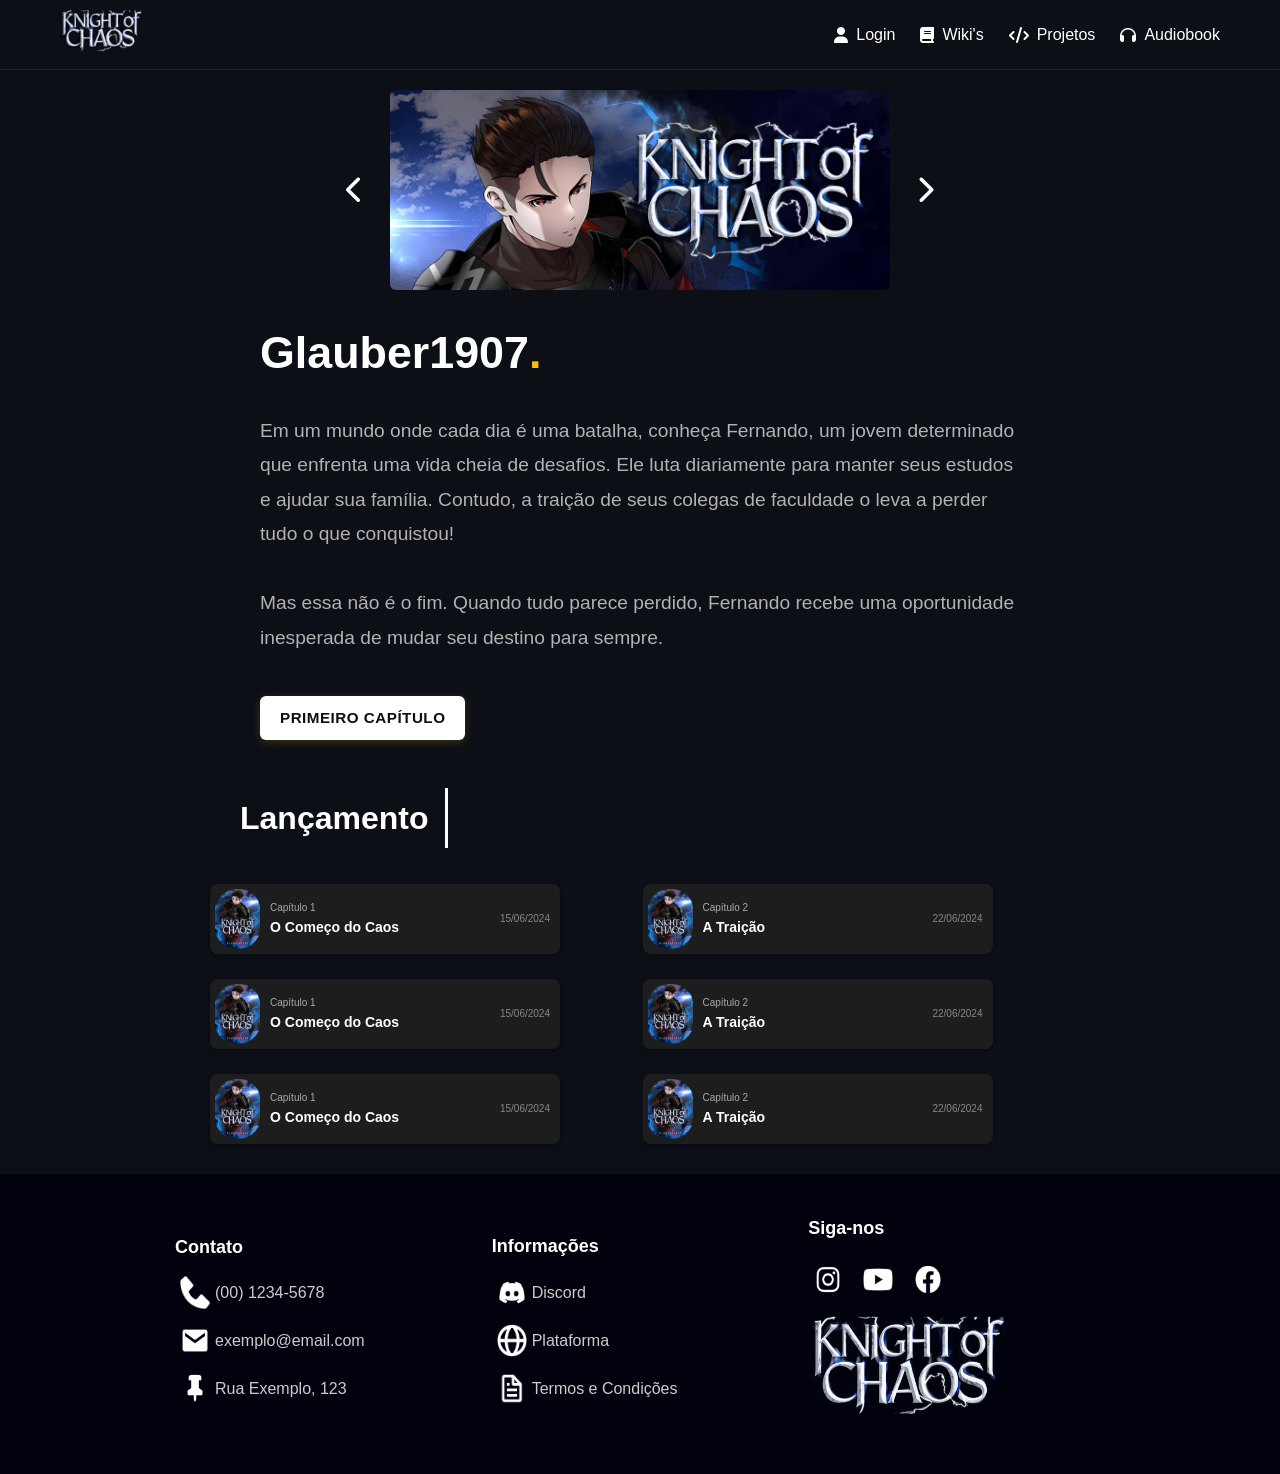
<file: front-end koc/Koc-pag-01.html>
<!DOCTYPE html>
<html lang="pt-BR">
<head>
  <meta charset="UTF-8">
  <meta name="viewport" content="width=device-width, initial-scale=1.0">
  <link rel="icon" href="img/img/KnightOfChaosLogo-2 (1).png" type="image/x-icon">
  <link rel="stylesheet" href="css/Header.css">
  <link rel="stylesheet" href="css/Header-login.css">

  <link rel="stylesheet" href="css/cap.css">
  <link rel="stylesheet" href="css/carrosell.css">
  <link rel="stylesheet" href="css/indros.css">
  <link rel="stylesheet" href="css/sumarioo.css">
  <link rel="stylesheet" href="css/footer.css">

  <link rel="stylesheet" href="https://cdnjs.cloudflare.com/ajax/libs/font-awesome/6.4.0/css/all.min.css">
  <title>Koc</title>

</head>
<body>
<header class="navbar" id="mainHeader">
  <div class="navbar-container container">
    <div class="menu-left">
      <div class="hamburger-lines" id="hamburger" aria-label="Abrir menu">
        <span class="line line1"></span>
        <span class="line line2"></span>
        <span class="line line3"></span>
      </div>
      <ul class="menu-items" id="menu-items">
        <!-- Link de Login ATUALIZADO -->
        <li><a href="#login-modal" class="login-trigger js-login-trigger"><i class="fas fa-user"></i> Login</a></li>
        <li><a href="./wikis.html"><i class="fas fa-book"></i> Wiki's</a></li>
        <li><a href="./projetos.html"><i class="fas fa-code"></i> Projetos</a></li>
        <li><a href="./audiobook.html"><i class="fas fa-headphones"></i> Audiobook</a></li>
      </ul>
    </div>
    <div class="login-logo">
      <img src="img/img/KnightOfChaosLogo-2 (1).png" alt="Logo" width="90" height="65">
    </div>
  </div>
</header>
<!-- Linha horizontal branca -->
<div class="login-modal" id="login-modal">
  <div class="modal-content">
    <button class="close-modal" aria-label="Fechar modal">&times;</button>
    
    <div class="login-tab">
      <h2>Login</h2>
      <form class="login-form">
        <div class="form-group">
          <label for="username">Usuário:</label>
          <input type="text" id="username" name="username" required>
        </div>
        <div class="form-group">
          <label for="password">Senha:</label>
          <input type="password" id="password" name="password" required>
        </div>
        <button type="submit" class="login-btn">Entrar</button>
        <!-- Link Cadastro - IMPORTANTE manter as classes -->
        <p class="register-link">Não tem conta? <a href="#cadastro" class="switch-tab js-switch-tab">Cadastre-se</a></p>
      </form>
    </div>
    
    <div class="register-tab" style="display:none">
      <h2>Cadastro</h2>
      <form class="register-form">
        <div class="form-group">
          <label for="new-username">Usuário:</label>
          <input type="text" id="new-username" name="new-username" required>
        </div>
        <div class="form-group">
          <label for="email">E-mail:</label>
          <input type="email" id="email" name="email" required>
        </div>
        <div class="form-group">
          <label for="new-password">Senha:</label>
          <input type="password" id="new-password" name="new-password" required>
        </div>
        <div class="form-group">
          <label for="confirm-password">Confirme a Senha:</label>
          <input type="password" id="confirm-password" name="confirm-password" required>
        </div>
        <button type="submit" class="login-btn">Cadastrar</button>
        <!-- Link Login - IMPORTANTE manter as classes -->
        <p class="login-link">Já tem conta? <a href="#login" class="switch-tab js-switch-tab">Faça login</a></p>
      </form>
    </div>
  </div>
</div>









  <!-- Restante do conteúdo -->
  <div class="carrossel-wrapper">
    <div class="carrossel-container">
      <button class="carrossel-botao botao-anterior">
        <i class="fas fa-chevron-left"></i>
      </button>
      
      <div class="carrossel">
        <div class="carrossel-slides">
          <div class="slide">
            <img src="img/img/image 11.png" alt="Imagem 1">
          </div>
          <div class="slide">
            <img src="img/Imagem do WhatsApp de 2025-01-31 à(s) 17.07.03_7e08c1e6.jpg" alt="Imagem 2">
          </div>
          <div class="slide">
            <img src="img/img/image 11.png" alt="Imagem 3">
          </div>
        </div>
      </div>
      
      <button class="carrossel-botao botao-proximo">
        <i class="fas fa-chevron-right"></i>
      </button>
    </div>
  </div>
  
  <main class="intro-bg">
    <div class="intro-container">
      <div class="intro-texto">
        <h1>Glauber1907<span>.</span></h1>
        <p>Em um mundo onde cada dia é uma batalha, conheça Fernando, um jovem determinado que enfrenta uma vida cheia de desafios. Ele luta diariamente para manter seus estudos e ajudar sua família. Contudo, a traição de seus colegas de faculdade o leva a perder tudo o que conquistou!<br><br>
        Mas essa não é o fim. Quando tudo parece perdido, Fernando recebe uma oportunidade inesperada de mudar seu destino para sempre.</p>
        <a href="Capa-lista.html" class="botao-capitulo">Primeiro capítulo</a>
      </div>
    </div>
  </main>

<!-- Seção de lançamento - agora com margem superior -->
<main class="lancamento">
  <h2 class="titulo-lancamento">Lançamento</h2>
</main>
  <main class="intro">
      
      <!-- Capítulo 1 -->
      <div class="capitulo-card">
        <img src="img/KnightOfChaosCapafix2 3.png" alt="Capa Capítulo 1" class="capa-capitulo">
        <div class="capitulo-info">
          <span class="capitulo-numero">Capítulo 1</span>
          <h3 class="capitulo-titulo">O Começo do Caos</h3>
        </div>
        <span class="capitulo-data">15/06/2024</span>
      </div>

      <!-- Capítulo 2 -->
      <div class="capitulo-card">
        <img src="img/KnightOfChaosCapafix2 3.png" alt="Capa Capítulo 2" class="capa-capitulo">
        <div class="capitulo-info">
          <span class="capitulo-numero">Capítulo 2</span>
          <h3 class="capitulo-titulo">A Traição</h3>
        </div>
        <span class="capitulo-data">22/06/2024</span>
      </div>
    </div>
          <!-- Capítulo 1 -->
          <div class="capitulo-card">
            <img src="img/KnightOfChaosCapafix2 3.png" alt="Capa Capítulo 1" class="capa-capitulo">
            <div class="capitulo-info">
              <span class="capitulo-numero">Capítulo 1</span>
              <h3 class="capitulo-titulo">O Começo do Caos</h3>
            </div>
            <span class="capitulo-data">15/06/2024</span>
          </div>
    
          <!-- Capítulo 2 -->
          <div class="capitulo-card">
            <img src="img/KnightOfChaosCapafix2 3.png" alt="Capa Capítulo 2" class="capa-capitulo">
            <div class="capitulo-info">
              <span class="capitulo-numero">Capítulo 2</span>
              <h3 class="capitulo-titulo">A Traição</h3>
            </div>
            <span class="capitulo-data">22/06/2024</span>
          </div>
        </div>
              <!-- Capítulo 1 -->
      <div class="capitulo-card">
        <img src="img/KnightOfChaosCapafix2 3.png" alt="Capa Capítulo 1" class="capa-capitulo">
        <div class="capitulo-info">
          <span class="capitulo-numero">Capítulo 1</span>
          <h3 class="capitulo-titulo">O Começo do Caos</h3>
        </div>
        <span class="capitulo-data">15/06/2024</span>
      </div>

      <!-- Capítulo 2 -->
      <div class="capitulo-card">
        <img src="img/KnightOfChaosCapafix2 3.png" alt="Capa Capítulo 2" class="capa-capitulo">
        <div class="capitulo-info">
          <span class="capitulo-numero">Capítulo 2</span>
          <h3 class="capitulo-titulo">A Traição</h3>
        </div>
        <span class="capitulo-data">22/06/2024</span>
      </div>
    </div>
  </main>


  <footer>
    <div class="footer-container">
      <div class="footer-column">
          <h2>Contato</h2>
          <p><img src="img/Vector@2x.png" alt="Telefone" class="icon">(00) 1234-5678</p>
          <p><img src="img/bxs-envelope 2.png" alt="Email" class="icon">exemplo@email.com</p>
          <p><img src="img/bxs-pin 2.png" alt="Endereço" class="icon">Rua Exemplo, 123</p>
      </div>
  
      <div class="footer-column">
          <h2>Informações</h2>
          <a href="#"><img src="img/bxl-discord-alt 2.png" alt="Discord" class="icon">Discord</a>
          <a href="#"><img src="img/Vector (1).png" alt="Plataforma" class="icon">Plataforma</a>
          <a href="#"><img src="img/img/bx-file 3.png" alt="Termos e Condições" class="icon">Termos e Condições</a>
      </div>
  
      <div class="footer-column">
          <h2 class="h2-none">Siga-nos</h2>
          <div class="social-icons">
              <a href="#"><img src="img/bxl-instagram 2 (8).png" alt="Instagram"></a>
              <a href="#"><img src="img/Vector.png" alt="YouTube"></a>
              <a href="#"><img src="img/bxl-facebook-circle 2.png" alt="Facebook"></a>
          </div>
          <div class="logoss">
              <img src="img/img/KnightOfChaosLogo-2 (1).png" alt="Logo">
          </div>
      </div>
    </div>
  </footer>
  
  



    
  <script src="js/menu.js"></script>
  <script src="js/header-login.js"></script>

  <script src="js/carousel.js"></script>
  <script src="js/txt.js"></script>
</body>
</html>
</file>
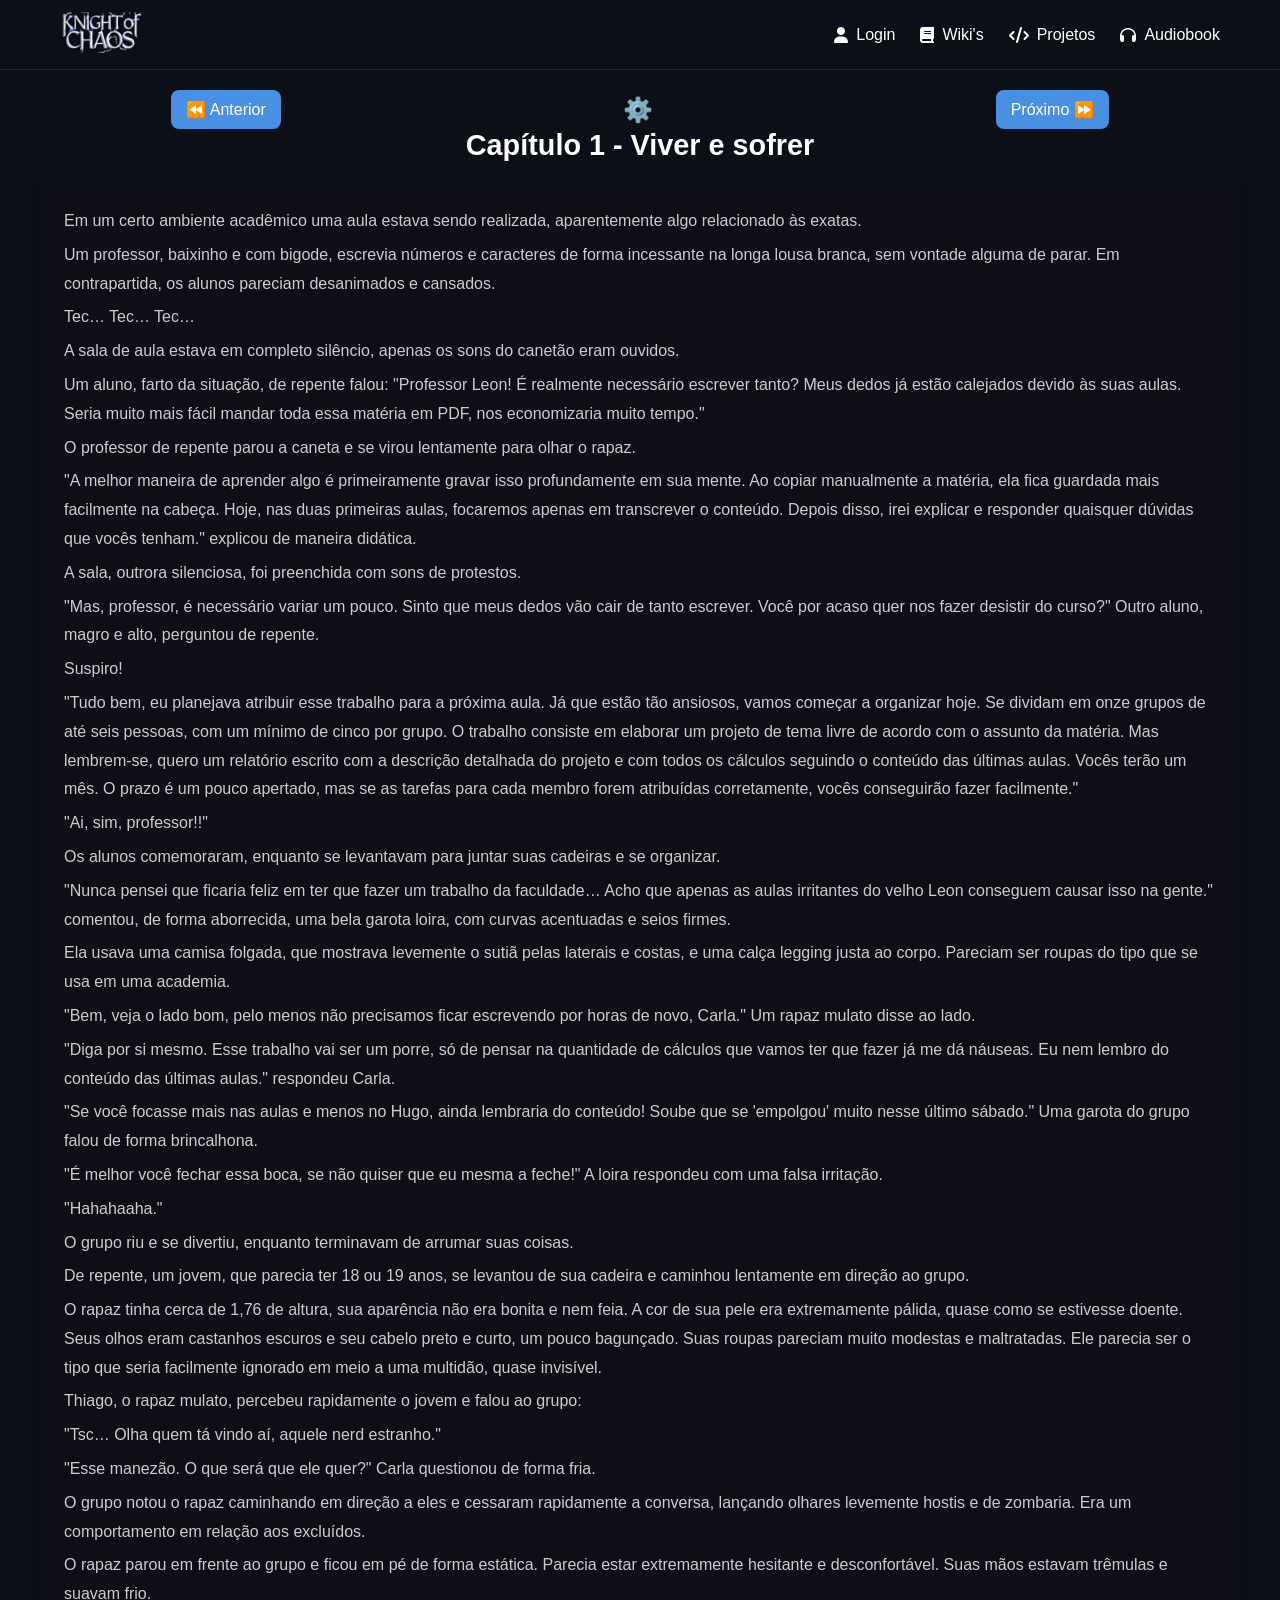
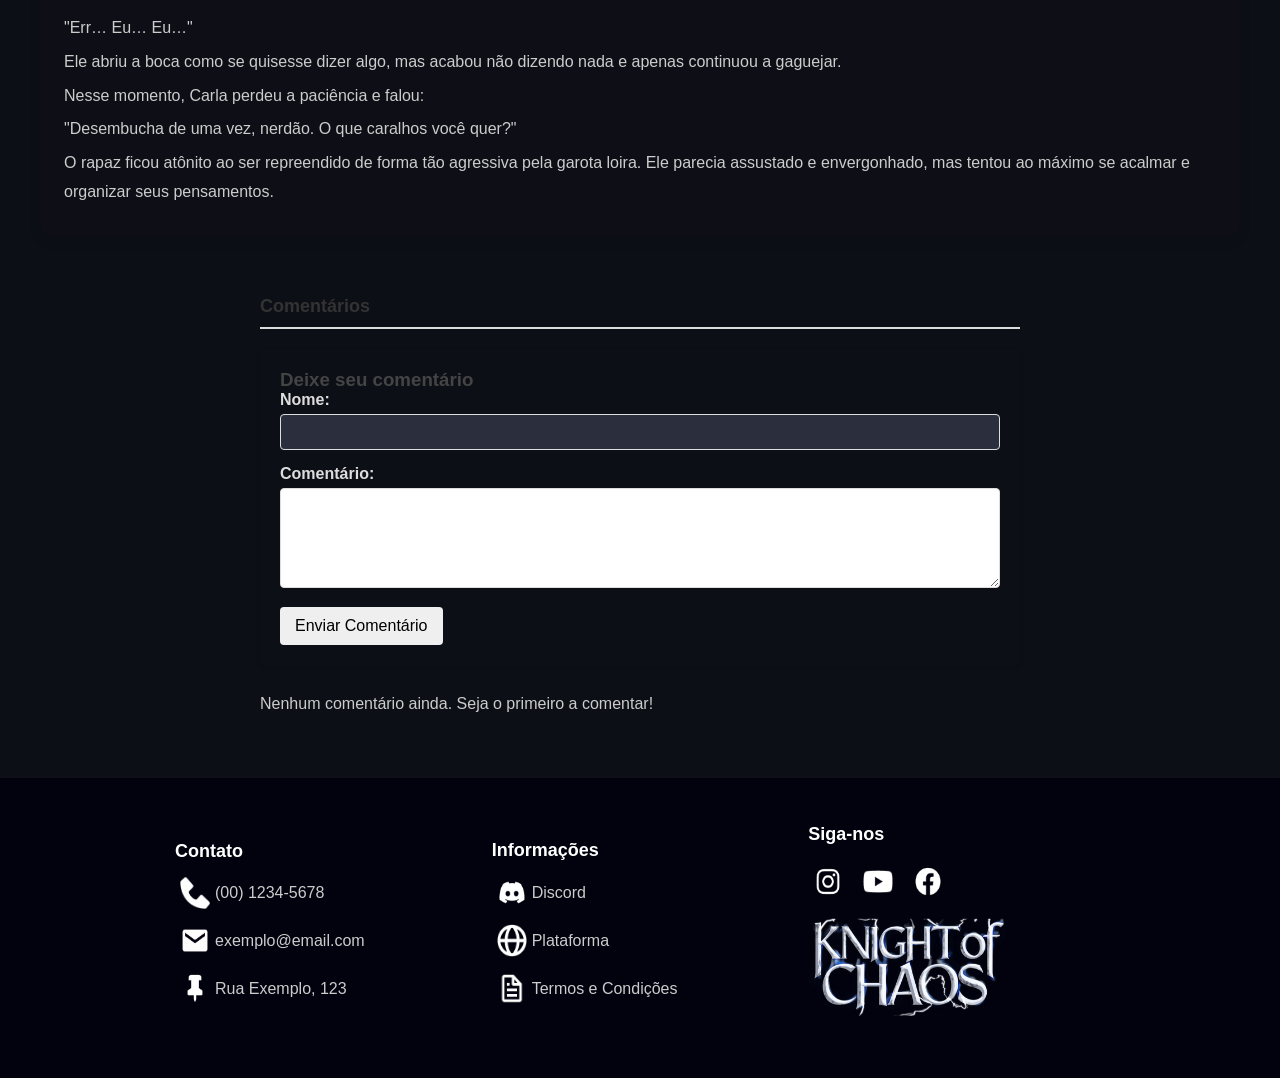
<file: front-end koc/Koc-pag-03.html>
<!DOCTYPE html>
<html lang="pt-BR">
<head>
  <meta charset="UTF-8">
  <meta name="viewport" content="width=device-width, initial-scale=1.0">
  <link rel="icon" href="img/img/KnightOfChaosLogo-2 (1).png" type="image/x-icon">
  <link rel="stylesheet" href="css/Header.css">
  <link rel="stylesheet" href="css/Header-login.css">
  <link rel="stylesheet" href="css/footer.css">
  <link rel="stylesheet" href="css/reader.css">
  <link rel="stylesheet" href="css/comentario-capitulo.css">


  <link rel="stylesheet" href="https://cdnjs.cloudflare.com/ajax/libs/font-awesome/6.4.0/css/all.min.css">
  <title>Koc</title>

</head>
<body>
<header class="navbar" id="mainHeader">
  <div class="navbar-container container">
    <div class="menu-left">
      <div class="hamburger-lines" id="hamburger" aria-label="Abrir menu">
        <span class="line line1"></span>
        <span class="line line2"></span>
        <span class="line line3"></span>
      </div>
      <ul class="menu-items" id="menu-items">
        <!-- Link de Login ATUALIZADO -->
        <li><a href="#login-modal" class="login-trigger js-login-trigger"><i class="fas fa-user"></i> Login</a></li>
        <li><a href="./wikis.html"><i class="fas fa-book"></i> Wiki's</a></li>
        <li><a href="./projetos.html"><i class="fas fa-code"></i> Projetos</a></li>
        <li><a href="./audiobook.html"><i class="fas fa-headphones"></i> Audiobook</a></li>
      </ul>
    </div>
    <div class="login-logo">
      <img src="img/img/KnightOfChaosLogo-2 (1).png" alt="Logo" width="90" height="65">
    </div>
  </div>
</header>
<!-- Linha horizontal branca -->
<div class="login-modal" id="login-modal">
  <div class="modal-content">
    <button class="close-modal" aria-label="Fechar modal">&times;</button>
    
    <div class="login-tab">
      <h2>Login</h2>
      <form class="login-form">
        <div class="form-group">
          <label for="username">Usuário:</label>
          <input type="text" id="username" name="username" required>
        </div>
        <div class="form-group">
          <label for="password">Senha:</label>
          <input type="password" id="password" name="password" required>
        </div>
        <button type="submit" class="login-btn">Entrar</button>
        <!-- Link Cadastro - IMPORTANTE manter as classes -->
        <p class="register-link">Não tem conta? <a href="#cadastro" class="switch-tab js-switch-tab">Cadastre-se</a></p>
      </form>
    </div>
    
    <div class="register-tab" style="display:none">
      <h2>Cadastro</h2>
      <form class="register-form">
        <div class="form-group">
          <label for="new-username">Usuário:</label>
          <input type="text" id="new-username" name="new-username" required>
        </div>
        <div class="form-group">
          <label for="email">E-mail:</label>
          <input type="email" id="email" name="email" required>
        </div>
        <div class="form-group">
          <label for="new-password">Senha:</label>
          <input type="password" id="new-password" name="new-password" required>
        </div>
        <div class="form-group">
          <label for="confirm-password">Confirme a Senha:</label>
          <input type="password" id="confirm-password" name="confirm-password" required>
        </div>
        <button type="submit" class="login-btn">Cadastrar</button>
        <!-- Link Login - IMPORTANTE manter as classes -->
        <p class="login-link">Já tem conta? <a href="#login" class="switch-tab js-switch-tab">Faça login</a></p>
      </form>
    </div>
  </div>
</div>



<!-- Barra de Navegação Simplificada -->
<div class="chapter-navigation">
  <button id="prev-chapter" class="nav-button">⏪ Anterior</button>

  <div class="settings-container">
      <button id="settings-toggle" class="settings-btn">⚙️</button>
      <div class="settings-menu" id="settings-menu">
          
          <!-- 🔹 Tamanho do Texto -->
          <div class="settings-group">
              <h4>Tamanho do Texto</h4>
              <button class="settings-option" id="font-decrease" data-action="decrease-font">
                  <i class="fas fa-minus"></i> <span>Diminuir Fonte</span>
              </button>
              <button class="settings-option" id="font-increase" data-action="increase-font">
                  <i class="fas fa-plus"></i> <span>Aumentar Fonte</span>
              </button>
          </div>

          <!-- 🔹 Tema -->
          <div class="settings-group">
              <h4>Tema</h4>
              <button class="settings-option theme-btn" data-theme="light">
                  <i class="fas fa-sun"></i> <span>Modo Claro</span>
              </button>
              <button class="settings-option theme-btn" data-theme="dark">
                  <i class="fas fa-moon"></i> <span>Modo Escuro</span>
              </button>
              <button class="settings-option theme-btn" data-theme="sepia">
                  <i class="fas fa-book-open"></i> <span>Modo Sépia</span>
              </button>
          </div>

          <!-- 🔹 Largura -->
          <div class="settings-group">
              <h4>Largura</h4>
              <button class="settings-option width-btn" data-width="medium">
                  <i class="fas fa-text-width"></i> <span>Padrão</span>
              </button>
              <button class="settings-option width-btn" data-width="wide">
                  <i class="fas fa-arrows-alt-h"></i> <span>Ampliada</span>
              </button>
          </div>
      </div>
  </div>

  <button id="next-chapter" class="nav-button">Próximo ⏩</button>
</div>


<!-- Área de Leitura -->
<div class="reading-container">
  <article class="book-content" id="book-content">
    <h1 class="chapter-title">Capítulo 1 - Viver e sofrer</h1>
    
    <div class="chapter-content">
      <p>Em um certo ambiente acadêmico uma aula estava sendo realizada, aparentemente algo relacionado às exatas.</p>

      <p>Um professor, baixinho e com bigode, escrevia números e caracteres de forma incessante na longa lousa branca, sem vontade alguma de parar. Em contrapartida, os alunos pareciam desanimados e cansados.</p>

      <p>Tec… Tec… Tec…</p>

      <p>A sala de aula estava em completo silêncio, apenas os sons do canetão eram ouvidos.</p>

      <p>Um aluno, farto da situação, de repente falou: "Professor Leon! É realmente necessário escrever tanto? Meus dedos já estão calejados devido às suas aulas. Seria muito mais fácil mandar toda essa matéria em PDF, nos economizaria muito tempo."</p>

      <p>O professor de repente parou a caneta e se virou lentamente para olhar o rapaz.</p>

      <p>"A melhor maneira de aprender algo é primeiramente gravar isso profundamente em sua mente. Ao copiar manualmente a matéria, ela fica guardada mais facilmente na cabeça. Hoje, nas duas primeiras aulas, focaremos apenas em transcrever o conteúdo. Depois disso, irei explicar e responder quaisquer dúvidas que vocês tenham." explicou de maneira didática.</p>

      <p>A sala, outrora silenciosa, foi preenchida com sons de protestos.</p>

      <p>"Mas, professor, é necessário variar um pouco. Sinto que meus dedos vão cair de tanto escrever. Você por acaso quer nos fazer desistir do curso?" Outro aluno, magro e alto, perguntou de repente.</p>

      <p>Suspiro!</p>

      <p>"Tudo bem, eu planejava atribuir esse trabalho para a próxima aula. Já que estão tão ansiosos, vamos começar a organizar hoje. Se dividam em onze grupos de até seis pessoas, com um mínimo de cinco por grupo. O trabalho consiste em elaborar um projeto de tema livre de acordo com o assunto da matéria. Mas lembrem-se, quero um relatório escrito com a descrição detalhada do projeto e com todos os cálculos seguindo o conteúdo das últimas aulas. Vocês terão um mês. O prazo é um pouco apertado, mas se as tarefas para cada membro forem atribuídas corretamente, vocês conseguirão fazer facilmente."</p>

      <p>"Ai, sim, professor!!"</p>

      <p>Os alunos comemoraram, enquanto se levantavam para juntar suas cadeiras e se organizar.</p>

      <p>"Nunca pensei que ficaria feliz em ter que fazer um trabalho da faculdade… Acho que apenas as aulas irritantes do velho Leon conseguem causar isso na gente." comentou, de forma aborrecida, uma bela garota loira, com curvas acentuadas e seios firmes.</p>

      <p>Ela usava uma camisa folgada, que mostrava levemente o sutiã pelas laterais e costas, e uma calça legging justa ao corpo. Pareciam ser roupas do tipo que se usa em uma academia.</p>

      <p>"Bem, veja o lado bom, pelo menos não precisamos ficar escrevendo por horas de novo, Carla." Um rapaz mulato disse ao lado.</p>

      <p>"Diga por si mesmo. Esse trabalho vai ser um porre, só de pensar na quantidade de cálculos que vamos ter que fazer já me dá náuseas. Eu nem lembro do conteúdo das últimas aulas." respondeu Carla.</p>

      <p>"Se você focasse mais nas aulas e menos no Hugo, ainda lembraria do conteúdo! Soube que se 'empolgou' muito nesse último sábado." Uma garota do grupo falou de forma brincalhona.</p>

      <p>"É melhor você fechar essa boca, se não quiser que eu mesma a feche!" A loira respondeu com uma falsa irritação.</p>

      <p>"Hahahaaha."</p>

      <p>O grupo riu e se divertiu, enquanto terminavam de arrumar suas coisas.</p>

      <p>De repente, um jovem, que parecia ter 18 ou 19 anos, se levantou de sua cadeira e caminhou lentamente em direção ao grupo.</p>

      <p>O rapaz tinha cerca de 1,76 de altura, sua aparência não era bonita e nem feia. A cor de sua pele era extremamente pálida, quase como se estivesse doente. Seus olhos eram castanhos escuros e seu cabelo preto e curto, um pouco bagunçado. Suas roupas pareciam muito modestas e maltratadas. Ele parecia ser o tipo que seria facilmente ignorado em meio a uma multidão, quase invisível.</p>

      <p>Thiago, o rapaz mulato, percebeu rapidamente o jovem e falou ao grupo:</p>

      <p>"Tsc… Olha quem tá vindo aí, aquele nerd estranho."</p>

      <p>"Esse manezão. O que será que ele quer?" Carla questionou de forma fria.</p>

      <p>O grupo notou o rapaz caminhando em direção a eles e cessaram rapidamente a conversa, lançando olhares levemente hostis e de zombaria. Era um comportamento em relação aos excluídos.</p>

      <p>O rapaz parou em frente ao grupo e ficou em pé de forma estática. Parecia estar extremamente hesitante e desconfortável. Suas mãos estavam trêmulas e suavam frio.</p>

      <p>"Err… Eu… Eu…"</p>

      <p>Ele abriu a boca como se quisesse dizer algo, mas acabou não dizendo nada e apenas continuou a gaguejar.</p>

      <p>Nesse momento, Carla perdeu a paciência e falou:</p>

      <p>"Desembucha de uma vez, nerdão. O que caralhos você quer?"</p>

      <p>O rapaz ficou atônito ao ser repreendido de forma tão agressiva pela garota loira. Ele parecia assustado e envergonhado, mas tentou ao máximo se acalmar e organizar seus pensamentos.</p>

     
    </div>
  </article>
</div>


<!-- Sistema de Comentários -->
<div class="comments-section">
  <h2 class="comments-title">Comentários</h2>
  
  <!-- Formulário de Comentário -->
  <div class="comment-form">
    <h3>Deixe seu comentário</h3>
    <form id="comment-form">
      <div class="form-group">
        <label for="comment-name">Nome:</label>
        <input type="text" id="comment-name" name="name" required>
      </div>
      <div class="form-group">
        <label for="comment-text">Comentário:</label>
        <textarea id="comment-text" name="comment" rows="4" required></textarea>
      </div>
      <button type="submit" class="submit-btn">Enviar Comentário</button>
    </form>
  </div>
  
  <!-- Lista de Comentários -->
  <div class="comments-list" id="comments-list">
    <!-- Comentários serão exibidos aqui -->
  </div>
</div>


<footer>
  <div class="footer-container">
    <div class="footer-column">
        <h2>Contato</h2>
        <p><img src="img/Vector@2x.png" alt="Telefone" class="icon">(00) 1234-5678</p>
        <p><img src="img/bxs-envelope 2.png" alt="Email" class="icon">exemplo@email.com</p>
        <p><img src="img/bxs-pin 2.png" alt="Endereço" class="icon">Rua Exemplo, 123</p>
    </div>

    <div class="footer-column">
        <h2>Informações</h2>
        <a href="#"><img src="img/bxl-discord-alt 2.png" alt="Discord" class="icon">Discord</a>
        <a href="#"><img src="img/Vector (1).png" alt="Plataforma" class="icon">Plataforma</a>
        <a href="#"><img src="img/img/bx-file 3.png" alt="Termos e Condições" class="icon">Termos e Condições</a>
    </div>

    <div class="footer-column">
        <h2 class="h2-none">Siga-nos</h2>
        <div class="social-icons">
            <a href="#"><img src="img/bxl-instagram 2 (8).png" alt="Instagram"></a>
            <a href="#"><img src="img/Vector.png" alt="YouTube"></a>
            <a href="#"><img src="img/bxl-facebook-circle 2.png" alt="Facebook"></a>
        </div>
        <div class="logoss">
            <img src="img/img/KnightOfChaosLogo-2 (1).png" alt="Logo">
        </div>
    </div>
  </div>
</footer>
<script src="js/comentario-capitulo.js"></script>
<script src="js/reader.js"></script>
<script src="js/menu.js"></script>
<script src="js/header-login.js"></script>


</body>
</html>
</file>
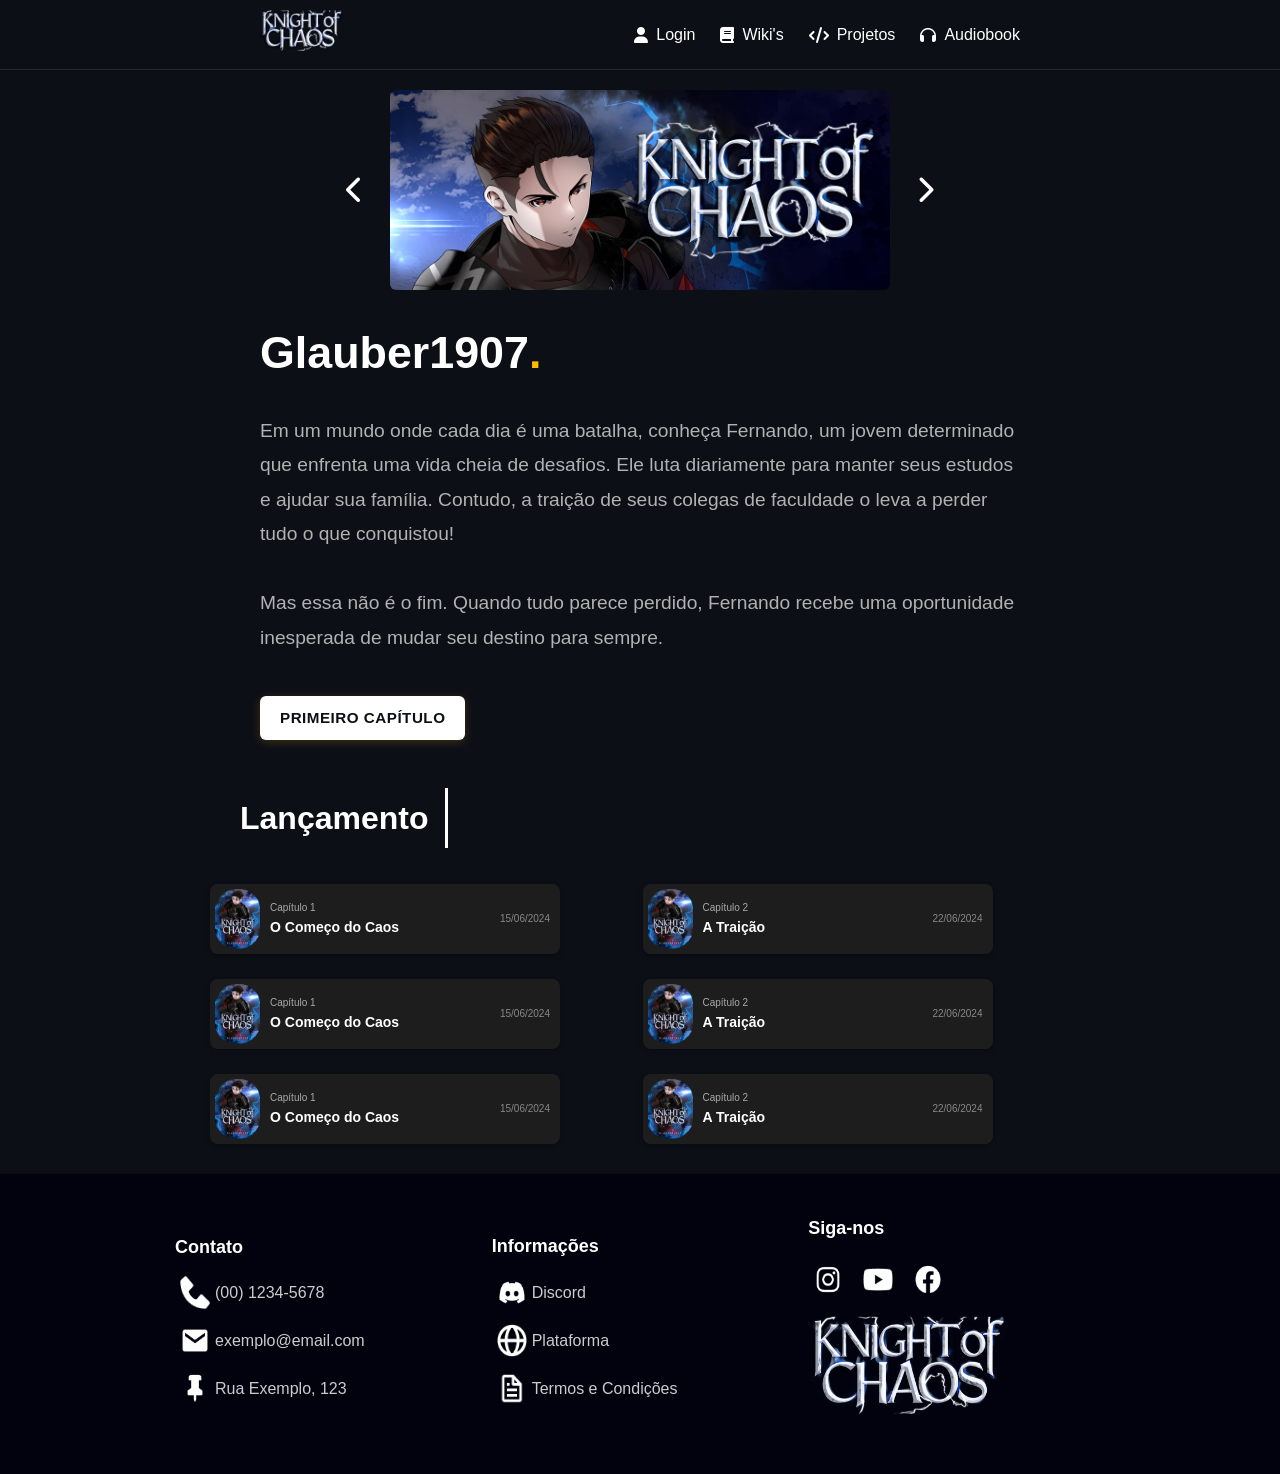
<file: Mobile/Koc.html>
<!DOCTYPE html>
<html lang="pt-BR">
<head>
  <meta charset="UTF-8">
  <meta name="viewport" content="width=device-width, initial-scale=1.0">
  <link rel="icon" href="img/img/KnightOfChaosLogo-2 (1).png" type="image/x-icon">
  <link rel="stylesheet" href="Header.css">
  <link rel="stylesheet" href="Header-login.css">

  <link rel="stylesheet" href="cap.css">
  <link rel="stylesheet" href="carrosell.css">
  <link rel="stylesheet" href="indros.css">
  <link rel="stylesheet" href="sumarioo.css">
  <link rel="stylesheet" href="footer.css">

  <link rel="stylesheet" href="https://cdnjs.cloudflare.com/ajax/libs/font-awesome/6.4.0/css/all.min.css">
  <title>Koc</title>

</head>
<body>
<header class="navbar" id="mainHeader">
  <div class="navbar-container container">
    <div class="menu-left">
      <div class="hamburger-lines" id="hamburger" aria-label="Abrir menu">
        <span class="line line1"></span>
        <span class="line line2"></span>
        <span class="line line3"></span>
      </div>
      <ul class="menu-items" id="menu-items">
        <!-- Link de Login ATUALIZADO -->
        <li><a href="#login-modal" class="login-trigger js-login-trigger"><i class="fas fa-user"></i> Login</a></li>
        <li><a href="./wikis.html"><i class="fas fa-book"></i> Wiki's</a></li>
        <li><a href="./projetos.html"><i class="fas fa-code"></i> Projetos</a></li>
        <li><a href="./audiobook.html"><i class="fas fa-headphones"></i> Audiobook</a></li>
      </ul>
    </div>
    <div class="login-logo">
      <img src="img/img/KnightOfChaosLogo-2 (1).png" alt="Logo" width="90" height="65">
    </div>
  </div>
</header>
<!-- Linha horizontal branca -->
<div class="login-modal" id="login-modal">
  <div class="modal-content">
    <button class="close-modal" aria-label="Fechar modal">&times;</button>
    
    <div class="login-tab">
      <h2>Login</h2>
      <form class="login-form">
        <div class="form-group">
          <label for="username">Usuário:</label>
          <input type="text" id="username" name="username" required>
        </div>
        <div class="form-group">
          <label for="password">Senha:</label>
          <input type="password" id="password" name="password" required>
        </div>
        <button type="submit" class="login-btn">Entrar</button>
        <!-- Link Cadastro - IMPORTANTE manter as classes -->
        <p class="register-link">Não tem conta? <a href="#cadastro" class="switch-tab js-switch-tab">Cadastre-se</a></p>
      </form>
    </div>
    
    <div class="register-tab" style="display:none">
      <h2>Cadastro</h2>
      <form class="register-form">
        <div class="form-group">
          <label for="new-username">Usuário:</label>
          <input type="text" id="new-username" name="new-username" required>
        </div>
        <div class="form-group">
          <label for="email">E-mail:</label>
          <input type="email" id="email" name="email" required>
        </div>
        <div class="form-group">
          <label for="new-password">Senha:</label>
          <input type="password" id="new-password" name="new-password" required>
        </div>
        <div class="form-group">
          <label for="confirm-password">Confirme a Senha:</label>
          <input type="password" id="confirm-password" name="confirm-password" required>
        </div>
        <button type="submit" class="login-btn">Cadastrar</button>
        <!-- Link Login - IMPORTANTE manter as classes -->
        <p class="login-link">Já tem conta? <a href="#login" class="switch-tab js-switch-tab">Faça login</a></p>
      </form>
    </div>
  </div>
</div>









  <!-- Restante do conteúdo -->
  <div class="carrossel-wrapper">
    <div class="carrossel-container">
      <button class="carrossel-botao botao-anterior">
        <i class="fas fa-chevron-left"></i>
      </button>
      
      <div class="carrossel">
        <div class="carrossel-slides">
          <div class="slide">
            <img src="img/img/image 11.png" alt="Imagem 1">
          </div>
          <div class="slide">
            <img src="img/Imagem do WhatsApp de 2025-01-31 à(s) 17.07.03_7e08c1e6.jpg" alt="Imagem 2">
          </div>
          <div class="slide">
            <img src="img/img/image 11.png" alt="Imagem 3">
          </div>
        </div>
      </div>
      
      <button class="carrossel-botao botao-proximo">
        <i class="fas fa-chevron-right"></i>
      </button>
    </div>
  </div>
  
  <main class="intro-bg">
    <div class="intro-container">
      <div class="intro-texto">
        <h1>Glauber1907<span>.</span></h1>
        <p>Em um mundo onde cada dia é uma batalha, conheça Fernando, um jovem determinado que enfrenta uma vida cheia de desafios. Ele luta diariamente para manter seus estudos e ajudar sua família. Contudo, a traição de seus colegas de faculdade o leva a perder tudo o que conquistou!<br><br>
        Mas essa não é o fim. Quando tudo parece perdido, Fernando recebe uma oportunidade inesperada de mudar seu destino para sempre.</p>
        <a href="Capa-lista.html" class="botao-capitulo">Primeiro capítulo</a>
      </div>
    </div>
  </main>

<!-- Seção de lançamento - agora com margem superior -->
<main class="lancamento">
  <h2 class="titulo-lancamento">Lançamento</h2>
</main>
  <main class="intro">
      
      <!-- Capítulo 1 -->
      <div class="capitulo-card">
        <img src="img/KnightOfChaosCapafix2 3.png" alt="Capa Capítulo 1" class="capa-capitulo">
        <div class="capitulo-info">
          <span class="capitulo-numero">Capítulo 1</span>
          <h3 class="capitulo-titulo">O Começo do Caos</h3>
        </div>
        <span class="capitulo-data">15/06/2024</span>
      </div>

      <!-- Capítulo 2 -->
      <div class="capitulo-card">
        <img src="img/KnightOfChaosCapafix2 3.png" alt="Capa Capítulo 2" class="capa-capitulo">
        <div class="capitulo-info">
          <span class="capitulo-numero">Capítulo 2</span>
          <h3 class="capitulo-titulo">A Traição</h3>
        </div>
        <span class="capitulo-data">22/06/2024</span>
      </div>
    </div>
          <!-- Capítulo 1 -->
          <div class="capitulo-card">
            <img src="img/KnightOfChaosCapafix2 3.png" alt="Capa Capítulo 1" class="capa-capitulo">
            <div class="capitulo-info">
              <span class="capitulo-numero">Capítulo 1</span>
              <h3 class="capitulo-titulo">O Começo do Caos</h3>
            </div>
            <span class="capitulo-data">15/06/2024</span>
          </div>
    
          <!-- Capítulo 2 -->
          <div class="capitulo-card">
            <img src="img/KnightOfChaosCapafix2 3.png" alt="Capa Capítulo 2" class="capa-capitulo">
            <div class="capitulo-info">
              <span class="capitulo-numero">Capítulo 2</span>
              <h3 class="capitulo-titulo">A Traição</h3>
            </div>
            <span class="capitulo-data">22/06/2024</span>
          </div>
        </div>
              <!-- Capítulo 1 -->
      <div class="capitulo-card">
        <img src="img/KnightOfChaosCapafix2 3.png" alt="Capa Capítulo 1" class="capa-capitulo">
        <div class="capitulo-info">
          <span class="capitulo-numero">Capítulo 1</span>
          <h3 class="capitulo-titulo">O Começo do Caos</h3>
        </div>
        <span class="capitulo-data">15/06/2024</span>
      </div>

      <!-- Capítulo 2 -->
      <div class="capitulo-card">
        <img src="img/KnightOfChaosCapafix2 3.png" alt="Capa Capítulo 2" class="capa-capitulo">
        <div class="capitulo-info">
          <span class="capitulo-numero">Capítulo 2</span>
          <h3 class="capitulo-titulo">A Traição</h3>
        </div>
        <span class="capitulo-data">22/06/2024</span>
      </div>
    </div>
  </main>


  <footer>
    <div class="footer-container">
      <div class="footer-column">
          <h2>Contato</h2>
          <p><img src="img/Vector@2x.png" alt="Telefone" class="icon">(00) 1234-5678</p>
          <p><img src="img/bxs-envelope 2.png" alt="Email" class="icon">exemplo@email.com</p>
          <p><img src="img/bxs-pin 2.png" alt="Endereço" class="icon">Rua Exemplo, 123</p>
      </div>
  
      <div class="footer-column">
          <h2>Informações</h2>
          <a href="#"><img src="img/bxl-discord-alt 2.png" alt="Discord" class="icon">Discord</a>
          <a href="#"><img src="img/Vector (1).png" alt="Plataforma" class="icon">Plataforma</a>
          <a href="#"><img src="img/img/bx-file 3.png" alt="Termos e Condições" class="icon">Termos e Condições</a>
      </div>
  
      <div class="footer-column">
          <h2 class="h2-none">Siga-nos</h2>
          <div class="social-icons">
              <a href="#"><img src="img/bxl-instagram 2 (8).png" alt="Instagram"></a>
              <a href="#"><img src="img/Vector.png" alt="YouTube"></a>
              <a href="#"><img src="img/bxl-facebook-circle 2.png" alt="Facebook"></a>
          </div>
          <div class="logoss">
              <img src="img/img/KnightOfChaosLogo-2 (1).png" alt="Logo">
          </div>
      </div>
    </div>
  </footer>
  
  



    
  <script src="menu.js"></script>
  <script src="header-login.js"></script>

  <script src="carousel.js"></script>
  <script src="txt.js"></script>
</body>
</html>
</file>
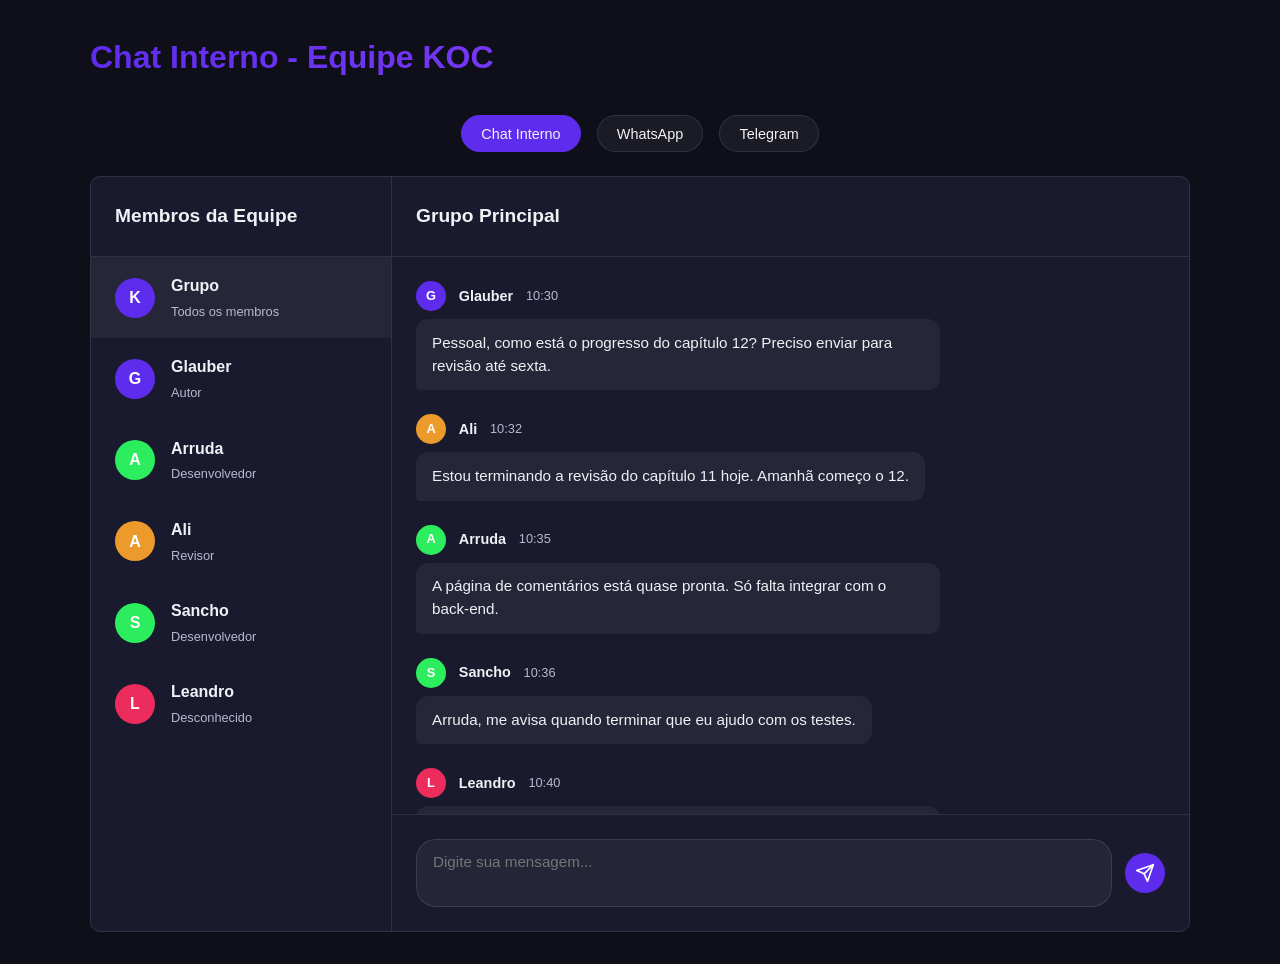
<file: front-end koc/pages/chat.html>
<!DOCTYPE html>
<html lang="pt-BR">
<head>
    <meta charset="UTF-8">
    <meta name="viewport" content="width=device-width, initial-scale=1.0">
    <title>Chat Interno - Equipe KOC</title>
    <style>
        :root {
            --dark-bg: #0f0f1a;
            --card-bg: #1a1a2e;
            --accent-color: #5e2ced;
            --text-light: #f0f0f5;
            --text-secondary: #b8b8d0;
            --divider-color: rgba(255, 255, 255, 0.1);
            --author-color: #5e2ced;
            --dev-color: #2ced5e;
            --reviewer-color: #ed9a2c;
            --unknown-color: #ed2c5e;
        }
        
        body {
            font-family: 'Segoe UI', Tahoma, Geneva, Verdana, sans-serif;
            background-color: var(--dark-bg);
            color: var(--text-light);
            margin: 0;
            padding: 0;
            line-height: 1.6;
        }
        
        .container {
            max-width: 1100px;
    margin: 0 auto;
    padding: 2rem;
    display: flex
;
    flex-direction: column;
    height: 100vh;
        }
        
        .header {
            margin-bottom: 2rem;
        }
        
        .header h1 {
            font-size: 2rem;
            margin: 0;
            font-weight: 700;
            background: linear-gradient(90deg, var(--accent-color), #9d4cff);
            -webkit-background-clip: text;
            -webkit-text-fill-color: transparent;
        }
        
        .chat-container {
            display: flex;
            flex-grow: 1;
            background-color: var(--card-bg);
            border-radius: 10px;
            overflow: hidden;
            border: 1px solid var(--divider-color);
        }
        
        .sidebar {
            width: 300px;
            border-right: 1px solid var(--divider-color);
            display: flex;
            flex-direction: column;
        }
        
        .sidebar-header {
            padding: 1.5rem;
            border-bottom: 1px solid var(--divider-color);
        }
        
        .sidebar-title {
            font-size: 1.2rem;
            font-weight: 600;
            margin: 0;
        }
        
        .user-list {
            flex-grow: 1;
            overflow-y: auto;
        }
        
        .user-item {
            display: flex;
            align-items: center;
            padding: 1rem 1.5rem;
            cursor: pointer;
            transition: background-color 0.3s ease;
        }
        
        .user-item:hover, .user-item.active {
            background-color: rgba(255, 255, 255, 0.05);
        }
        
        .user-avatar {
            width: 40px;
            height: 40px;
            border-radius: 50%;
            display: flex;
            justify-content: center;
            align-items: center;
            margin-right: 1rem;
            font-weight: 600;
            color: white;
        }
        
        .avatar-author {
            background-color: var(--author-color);
        }
        
        .avatar-dev {
            background-color: var(--dev-color);
        }
        
        .avatar-reviewer {
            background-color: var(--reviewer-color);
        }
        
        .avatar-unknown {
            background-color: var(--unknown-color);
        }
        
        .user-info {
            flex-grow: 0;
        }
        
        .user-name {
            margin-bottom: 5px;
            font-weight: 600;
            margin: 0 7px 0.2rem 0;
        }
        
        .user-role {
            color: var(--text-secondary);
            font-size: 0.8rem;
            margin: 0;
        }
        
        .chat-area {
            flex-grow: 1;
            display: flex;
            flex-direction: column;
        }
        
        .chat-header {
            padding: 1.5rem;
            border-bottom: 1px solid var(--divider-color);
            display: flex;
            align-items: center;
        }
        
        .chat-title {
            font-size: 1.2rem;
            font-weight: 600;
            margin: 0;
        }
        
        .chat-messages {
            flex-grow: 1;
            padding: 1.5rem;
            overflow-y: auto;
            display: flex;
            flex-direction: column;
        }
        
        .message {
            max-width: 70%;
            margin-bottom: 1.5rem;
            display: flex;
            flex-direction: column;
        }
        
        .message.received {
            align-self: flex-start;
        }
        
        .message.sent {
            align-self: flex-end;
        }
        
        .message-header {
            display: flex;
            align-items: center;
            margin-bottom: 0.5rem;
        }
        
        .message-avatar {
            width: 30px;
            height: 30px;
            border-radius: 50%;
            display: flex;
            justify-content: center;
            align-items: center;
            margin-right: 0.8rem;
            font-weight: 600;
            font-size: 0.8rem;
            color: white;
        }
        
        .message-sender {
            font-weight: 600;
            font-size: 0.9rem;
        }
        
        .message-time {
            color: var(--text-secondary);
            font-size: 0.8rem;
            margin-left: 0.8rem;
        }
        
        .message-content {
            padding: 0.8rem 1rem;
            border-radius: 12px;
            font-size: 0.95rem;
            line-height: 1.5;
        }
        
        .received .message-content {
            background-color: rgba(255, 255, 255, 0.05);
            border-bottom-left-radius: 4px;
        }
        
        .sent .message-content {
            background-color: var(--accent-color);
            border-bottom-right-radius: 4px;
        }
        
        .chat-input {
            padding: 1.5rem;
            border-top: 1px solid var(--divider-color);
        }
        
        .input-group {
            display: flex;
            align-items: center;
        }
        
        .message-input {
            flex-grow: 1;
            padding: 0.8rem 1rem;
            background-color: rgba(255, 255, 255, 0.05);
            border: 1px solid var(--divider-color);
            border-radius: 20px;
            color: var(--text-light);
            font-family: inherit;
            font-size: 0.95rem;
            resize: none;
            height: 40px;
            max-height: 120px;
        }
        
        .send-btn {
            background-color: var(--accent-color);
            color: white;
            border: none;
            width: 40px;
            height: 40px;
            border-radius: 50%;
            margin-left: 0.8rem;
            cursor: pointer;
            display: flex;
            justify-content: center;
            align-items: center;
            transition: all 0.3s ease;
        }
        
        .send-btn:hover {
            background-color: #7a4af1;
            transform: translateY(-2px);
        }
        
        .platform-selector {
            display: flex;
            justify-content: center;
            gap: 1rem;
            margin-bottom: 1.5rem;
        }
        
        .platform-btn {
            background-color: rgba(255, 255, 255, 0.05);
            border: 1px solid var(--divider-color);
            color: var(--text-light);
            padding: 0.6rem 1.2rem;
            border-radius: 20px;
            cursor: pointer;
            font-size: 0.9rem;
            transition: all 0.3s ease;
        }
        
        .platform-btn.active {
            background-color: var(--accent-color);
            border-color: var(--accent-color);
        }
        
        @media (max-width: 768px) {
            .container {
                padding: 1rem;
                height: auto;
            }
            
            .chat-container {
                flex-direction: column;
            }
            
            .sidebar {
                width: 100%;
                border-right: none;
                border-bottom: 1px solid var(--divider-color);
            }
            
            .message {
                max-width: 85%;
            }
        }
    </style>
</head>
<body>
    <div class="container">
        <div class="header">
            <h1>Chat Interno - Equipe KOC</h1>
        </div>
        
        <div class="platform-selector">
            <button class="platform-btn active" onclick="switchPlatform('internal')">Chat Interno</button>
            <button class="platform-btn" onclick="switchPlatform('whatsapp')">WhatsApp</button>
            <button class="platform-btn" onclick="switchPlatform('telegram')">Telegram</button>
        </div>
        
        <div class="chat-container">
            <div class="sidebar">
                <div class="sidebar-header">
                    <h3 class="sidebar-title">Membros da Equipe</h3>
                </div>
                <div class="user-list">
                    <div class="user-item active" onclick="switchChat('group')">
                        <div class="user-avatar avatar-author">K</div>
                        <div class="user-info">
                            <h4 class="user-name">Grupo</h4>
                            <p class="user-role">Todos os membros</p>
                        </div>
                    </div>
                    <div class="user-item" onclick="switchChat('glauber')">
                        <div class="user-avatar avatar-author">G</div>
                        <div class="user-info">
                            <h4 class="user-name">Glauber</h4>
                            <p class="user-role">Autor</p>
                        </div>
                    </div>
                    <div class="user-item" onclick="switchChat('arruda')">
                        <div class="user-avatar avatar-dev">A</div>
                        <div class="user-info">
                            <h4 class="user-name">Arruda</h4>
                            <p class="user-role">Desenvolvedor</p>
                        </div>
                    </div>
                    <div class="user-item" onclick="switchChat('ali')">
                        <div class="user-avatar avatar-reviewer">A</div>
                        <div class="user-info">
                            <h4 class="user-name">Ali</h4>
                            <p class="user-role">Revisor</p>
                        </div>
                    </div>
                    <div class="user-item" onclick="switchChat('sancho')">
                        <div class="user-avatar avatar-dev">S</div>
                        <div class="user-info">
                            <h4 class="user-name">Sancho</h4>
                            <p class="user-role">Desenvolvedor</p>
                        </div>
                    </div>
                    <div class="user-item" onclick="switchChat('leandro')">
                        <div class="user-avatar avatar-unknown">L</div>
                        <div class="user-info">
                            <h4 class="user-name">Leandro</h4>
                            <p class="user-role">Desconhecido</p>
                        </div>
                    </div>
                </div>
            </div>
            
            <div class="chat-area">
                <div class="chat-header">
                    <h3 class="chat-title">Grupo Principal</h3>
                </div>
                
                <div class="chat-messages" id="chatMessages">
                    <!-- Mensagens do grupo -->
                    <div class="message received">
                        <div class="message-header">
                            <div class="message-avatar avatar-author">G</div>
                            <span class="message-sender">Glauber</span>
                            <span class="message-time">10:30</span>
                        </div>
                        <div class="message-content">
                            Pessoal, como está o progresso do capítulo 12? Preciso enviar para revisão até sexta.
                        </div>
                    </div>
                    
                    <div class="message received">
                        <div class="message-header">
                            <div class="message-avatar avatar-reviewer">A</div>
                            <span class="message-sender">Ali</span>
                            <span class="message-time">10:32</span>
                        </div>
                        <div class="message-content">
                            Estou terminando a revisão do capítulo 11 hoje. Amanhã começo o 12.
                        </div>
                    </div>
                    
                    <div class="message received">
                        <div class="message-header">
                            <div class="message-avatar avatar-dev">A</div>
                            <span class="message-sender">Arruda</span>
                            <span class="message-time">10:35</span>
                        </div>
                        <div class="message-content">
                            A página de comentários está quase pronta. Só falta integrar com o back-end.
                        </div>
                    </div>
                    
                    <div class="message received">
                        <div class="message-header">
                            <div class="message-avatar avatar-dev">S</div>
                            <span class="message-sender">Sancho</span>
                            <span class="message-time">10:36</span>
                        </div>
                        <div class="message-content">
                            Arruda, me avisa quando terminar que eu ajudo com os testes.
                        </div>
                    </div>
                    
                    <div class="message received">
                        <div class="message-header">
                            <div class="message-avatar avatar-unknown">L</div>
                            <span class="message-sender">Leandro</span>
                            <span class="message-time">10:40</span>
                        </div>
                        <div class="message-content">
                            Galera, vocês sabem quando sai o próximo capítulo? Sou fã do trabalho de vocês!
                        </div>
                    </div>
                    
                    <div class="message sent">
                        <div class="message-header">
                            <span class="message-time">10:42</span>
                        </div>
                        <div class="message-content">
                            Leandro, este chat é apenas para a equipe. Por favor, use o chat público para dúvidas.
                        </div>
                    </div>
                </div>
                
                <div class="chat-input">
                    <div class="input-group">
                        <textarea class="message-input" placeholder="Digite sua mensagem..." rows="1"></textarea>
                        <button class="send-btn">
                            <svg width="20" height="20" viewBox="0 0 24 24" fill="none" xmlns="http://www.w3.org/2000/svg">
                                <path d="M22 2L11 13" stroke="currentColor" stroke-width="2" stroke-linecap="round" stroke-linejoin="round"/>
                                <path d="M22 2L15 22L11 13L2 9L22 2Z" stroke="currentColor" stroke-width="2" stroke-linecap="round" stroke-linejoin="round"/>
                            </svg>
                        </button>
                    </div>
                </div>
            </div>
        </div>
    </div>

    <script>
        // Alternar entre plataformas de chat
        function switchPlatform(platform) {
            document.querySelectorAll('.platform-btn').forEach(btn => {
                btn.classList.remove('active');
            });
            event.currentTarget.classList.add('active');
            
            // Em um sistema real, aqui seria a integração com a plataforma escolhida
            console.log(`Mudando para ${platform}`);
        }
        
        // Alternar entre conversas
        function switchChat(user) {
            document.querySelectorAll('.user-item').forEach(item => {
                item.classList.remove('active');
            });
            event.currentTarget.classList.add('active');
            
            const chatMessages = document.getElementById('chatMessages');
            chatMessages.innerHTML = '';
            
            // Adiciona mensagens fictícias baseadas no usuário selecionado
            if (user === 'group') {
                chatMessages.innerHTML = `
                    <div class="message received">
                        <div class="message-header">
                            <div class="message-avatar avatar-author">G</div>
                            <span class="message-sender">Glauber</span>
                            <span class="message-time">10:30</span>
                        </div>
                        <div class="message-content">
                            Pessoal, como está o progresso do capítulo 12? Preciso enviar para revisão até sexta.
                        </div>
                    </div>
                    
                    <div class="message received">
                        <div class="message-header">
                            <div class="message-avatar avatar-reviewer">A</div>
                            <span class="message-sender">Ali</span>
                            <span class="message-time">10:32</span>
                        </div>
                        <div class="message-content">
                            Estou terminando a revisão do capítulo 11 hoje. Amanhã começo o 12.
                        </div>
                    </div>
                    
                    <div class="message received">
                        <div class="message-header">
                            <div class="message-avatar avatar-dev">A</div>
                            <span class="message-sender">Arruda</span>
                            <span class="message-time">10:35</span>
                        </div>
                        <div class="message-content">
                            A página de comentários está quase pronta. Só falta integrar com o back-end.
                        </div>
                    </div>
                    
                    <div class="message received">
                        <div class="message-header">
                            <div class="message-avatar avatar-dev">S</div>
                            <span class="message-sender">Sancho</span>
                            <span class="message-time">10:36</span>
                        </div>
                        <div class="message-content">
                            Arruda, me avisa quando terminar que eu ajudo com os testes.
                        </div>
                    </div>
                    
                    <div class="message received">
                        <div class="message-header">
                            <div class="message-avatar avatar-unknown">L</div>
                            <span class="message-sender">Leandro</span>
                            <span class="message-time">10:40</span>
                        </div>
                        <div class="message-content">
                            Galera, vocês sabem quando sai o próximo capítulo? Sou fã do trabalho de vocês!
                        </div>
                    </div>
                    
                    <div class="message sent">
                        <div class="message-header">
                            <span class="message-time">10:42</span>
                        </div>
                        <div class="message-content">
                            Leandro, este chat é apenas para a equipe. Por favor, use o chat público para dúvidas.
                        </div>
                    </div>
                `;
            } else if (user === 'glauber') {
                chatMessages.innerHTML = `
                    <div class="message received">
                        <div class="message-header">
                            <div class="message-avatar avatar-author">G</div>
                            <span class="message-sender">Glauber</span>
                            <span class="message-time">09:15</span>
                        </div>
                        <div class="message-content">
                            Você já viu as últimas alterações que fiz no capítulo?
                        </div>
                    </div>
                    
                    <div class="message sent">
                        <div class="message-header">
                            <span class="message-time">09:20</span>
                        </div>
                        <div class="message-content">
                            Ainda não, vou dar uma olhada agora.
                        </div>
                    </div>
                `;
            } else if (user === 'arruda') {
                chatMessages.innerHTML = `
                    <div class="message received">
                        <div class="message-header">
                            <div class="message-avatar avatar-dev">A</div>
                            <span class="message-sender">Arruda</span>
                            <span class="message-time">14:05</span>
                        </div>
                        <div class="message-content">
                            Terminei a integração com a API de pagamentos. Precisa testar no seu ambiente.
                        </div>
                    </div>
                    
                    <div class="message sent">
                        <div class="message-header">
                            <span class="message-time">14:10</span>
                        </div>
                        <div class="message-content">
                            Ótimo! Vou testar ainda hoje e te dou o feedback.
                        </div>
                    </div>
                `;
            }
            
            // Rolagem automática para a mensagem mais recente
            chatMessages.scrollTop = chatMessages.scrollHeight;
        }
        
        // Enviar mensagem
        document.querySelector('.send-btn').addEventListener('click', function() {
            const input = document.querySelector('.message-input');
            const message = input.value.trim();
            
            if (message) {
                const chatMessages = document.getElementById('chatMessages');
                const now = new Date();
                const timeString = now.getHours() + ':' + (now.getMinutes() < 10 ? '0' : '') + now.getMinutes();
                
                const newMessage = document.createElement('div');
                newMessage.className = 'message sent';
                newMessage.innerHTML = `
                    <div class="message-header">
                        <span class="message-time">${timeString}</span>
                    </div>
                    <div class="message-content">
                        ${message}
                    </div>
                `;
                
                chatMessages.appendChild(newMessage);
                input.value = '';
                
                // Rolagem automática para a mensagem mais recente
                chatMessages.scrollTop = chatMessages.scrollHeight;
                
                // Simular resposta após 1-3 segundos
                setTimeout(simulateReply, Math.random() * 2000 + 1000);
            }
        });
        
        // Tecla Enter para enviar mensagem
        document.querySelector('.message-input').addEventListener('keydown', function(e) {
            if (e.key === 'Enter' && !e.shiftKey) {
                e.preventDefault();
                document.querySelector('.send-btn').click();
            }
        });
        
        // Auto-resize do textarea
        document.querySelector('.message-input').addEventListener('input', function() {
            this.style.height = 'auto';
            this.style.height = (this.scrollHeight) + 'px';
        });
        
        // Simular resposta de outros membros
        function simulateReply() {
            const activeUser = document.querySelector('.user-item.active');
            if (!activeUser) return;
            
            const userId = activeUser.getAttribute('onclick').replace("switchChat('", "").replace("')", "");
            if (userId === 'group') return; // Não simular respostas no grupo
            
            const chatMessages = document.getElementById('chatMessages');
            const now = new Date();
            const timeString = now.getHours() + ':' + (now.getMinutes() < 10 ? '0' : '') + now.getMinutes();
            
            const replies = {
                glauber: [
                    "Precisamos conversar sobre o desenvolvimento dos personagens no próximo arco.",
                    "Você já leu o rascunho que enviei?",
                    "Estou pensando em mudar o final do capítulo 15."
                ],
                arruda: [
                    "Encontrei um bug na página de perfil do usuário.",
                    "Atualizei o repositório com as últimas alterações.",
                    "Preciso que você revise o PR #42 quando puder."
                ],
                ali: [
                    "Enviei as anotações de revisão para o capítulo 10.",
                    "Tem uma inconsistência na linha do tempo do capítulo 8.",
                    "A revisão ficará pronta até amanhã."
                ],
                sancho: [
                    "Terminei os testes da nova funcionalidade.",
                    "Arruda, você pode me ajudar com um problema no Docker?",
                    "Atualizei a documentação da API."
                ],
                leandro: [
                    "Desculpe a intromissão novamente!",
                    "Como faço para participar da equipe?",
                    "Adoro o trabalho de vocês!"
                ]
            };
            
            const randomReply = replies[userId][Math.floor(Math.random() * replies[userId].length)];
            
            const newMessage = document.createElement('div');
            newMessage.className = 'message received';
            
            let avatarClass = '';
            let senderName = '';
            
            switch(userId) {
                case 'glauber':
                    avatarClass = 'avatar-author';
                    senderName = 'Glauber';
                    break;
                case 'arruda':
                case 'sancho':
                    avatarClass = 'avatar-dev';
                    senderName = userId === 'arruda' ? 'Arruda' : 'Sancho';
                    break;
                case 'ali':
                    avatarClass = 'avatar-reviewer';
                    senderName = 'Ali';
                    break;
                case 'leandro':
                    avatarClass = 'avatar-unknown';
                    senderName = 'Leandro';
                    break;
            }
            
            newMessage.innerHTML = `
                <div class="message-header">
                    <div class="message-avatar ${avatarClass}">${senderName.substring(0, 1)}</div>
                    <span class="message-sender">${senderName}</span>
                    <span class="message-time">${timeString}</span>
                </div>
                <div class="message-content">
                    ${randomReply}
                </div>
            `;
            
            chatMessages.appendChild(newMessage);
            chatMessages.scrollTop = chatMessages.scrollHeight;
        }
    </script>
</body>
</html>
</file>
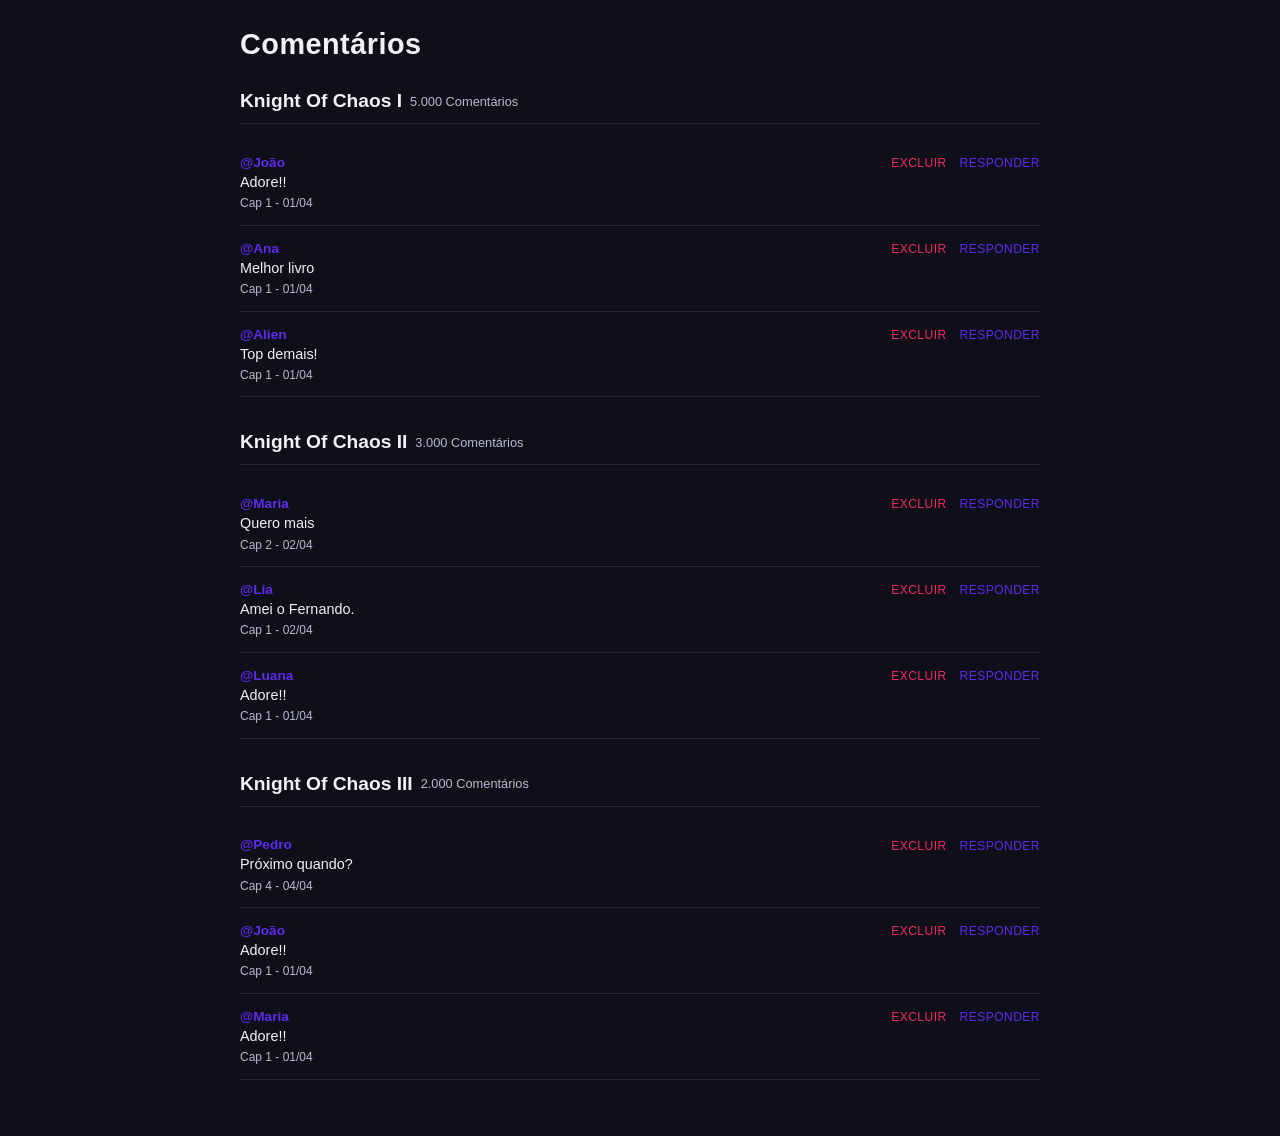
<file: front-end koc/pages/comentarios.html>
<!DOCTYPE html>
<html lang="pt-BR">
<head>
    <meta charset="UTF-8">
    <meta name="viewport" content="width=device-width, initial-scale=1.0">
    <title>Comentários - Admin</title>
    <style>
        :root {
            --dark-bg: #0f0f1a;
            --card-bg: #1a1a2e;
            --accent-color: #5e2ced;
            --text-light: #f0f0f5;
            --text-secondary: #b8b8d0;
            --divider-color: rgba(255, 255, 255, 0.1);
            --danger-color: #ed2c5e;
        }
        
        body {
            font-family: 'Segoe UI', Tahoma, Geneva, Verdana, sans-serif;
            background-color: var(--dark-bg);
            color: var(--text-light);
            margin: 0;
            padding: 0;
            line-height: 1.4;
        }
        
        .container {
            max-width: 800px;
            margin: 0 auto;
            padding: 1.5rem;
        }
        
        .header {
            margin-bottom: 1.5rem;
        }
        
        .header h1 {
            font-size: 1.8rem;
            margin: 0 0 0.5rem 0;
            font-weight: 700;
            letter-spacing: 0.5px;
            color: var(--text-light);
        }
        
        .book-section {
            margin-bottom: 2rem;
        }
        
        .book-header {
            display: flex;
            align-items: center;
            margin-bottom: 1rem;
            padding-bottom: 0.5rem;
            border-bottom: 1px solid var(--divider-color);
        }
        
        .book-title {
            font-size: 1.2rem;
            font-weight: 600;
            margin: 0;
        }
        
        .comment-count {
            color: var(--text-secondary);
            font-size: 0.8rem;
            margin-left: 0.5rem;
        }
        
        .comments-list {
            margin-top: 0.5rem;
        }
        
        .comment-item {
            display: flex;
            justify-content: space-between;
            padding: 0.8rem 0;
            border-bottom: 1px solid var(--divider-color);
        }
        
        .comment-content {
            flex-grow: 1;
            font-size: 0.9rem;
        }
        
        .comment-user {
            font-weight: 600;
            font-size: 0.85rem;
            color: var(--accent-color);
        }
        
        .comment-meta {
            color: var(--text-secondary);
            font-size: 0.75rem;
            margin-top: 0.2rem;
        }
        
        .comment-actions {
            display: flex;
            gap: 0.8rem;
            align-items: flex-start;
        }
        
        .btn-action {
            background: none;
            border: none;
            color: var(--text-secondary);
            font-size: 0.75rem;
            cursor: pointer;
            padding: 0.2rem 0;
            transition: all 0.2s ease;
            text-transform: uppercase;
            letter-spacing: 0.5px;
        }
        
        .btn-delete {
            color: var(--danger-color);
        }
        
        .btn-reply {
            color: var(--accent-color);
        }
        
        .btn-action:hover {
            opacity: 0.8;
        }
        
        @media (max-width: 600px) {
            .container {
                padding: 1rem;
            }
            
            .comment-item {
                flex-direction: column;
                gap: 0.5rem;
            }
            
            .comment-actions {
                align-self: flex-end;
            }
        }
    </style>
</head>
<body>
    <div class="container">
        <div class="header">
            <h1>Comentários</h1>
        </div>
        
        <!-- Knight Of Chaos I -->
        <div class="book-section">
            <div class="book-header">
                <h2 class="book-title">Knight Of Chaos I</h2>
                <span class="comment-count">5.000 Comentários</span>
            </div>
            
            <div class="comments-list">
                <div class="comment-item">
                    <div class="comment-content">
                        <div class="comment-user">@João</div>
                        <div>Adore!!</div>
                        <div class="comment-meta">Cap 1 - 01/04</div>
                    </div>
                    <div class="comment-actions">
                        <button class="btn-action btn-delete">Excluir</button>
                        <button class="btn-action btn-reply">Responder</button>
                    </div>
                </div>
                
                <div class="comment-item">
                    <div class="comment-content">
                        <div class="comment-user">@Ana</div>
                        <div>Melhor livro</div>
                        <div class="comment-meta">Cap 1 - 01/04</div>
                    </div>
                    <div class="comment-actions">
                        <button class="btn-action btn-delete">Excluir</button>
                        <button class="btn-action btn-reply">Responder</button>
                    </div>
                </div>
                
                <div class="comment-item">
                    <div class="comment-content">
                        <div class="comment-user">@Alien</div>
                        <div>Top demais!</div>
                        <div class="comment-meta">Cap 1 - 01/04</div>
                    </div>
                    <div class="comment-actions">
                        <button class="btn-action btn-delete">Excluir</button>
                        <button class="btn-action btn-reply">Responder</button>
                    </div>
                </div>
            </div>
        </div>
        
        <!-- Knight Of Chaos II -->
        <div class="book-section">
            <div class="book-header">
                <h2 class="book-title">Knight Of Chaos II</h2>
                <span class="comment-count">3.000 Comentários</span>
            </div>
            
            <div class="comments-list">
                <div class="comment-item">
                    <div class="comment-content">
                        <div class="comment-user">@Maria</div>
                        <div>Quero mais</div>
                        <div class="comment-meta">Cap 2 - 02/04</div>
                    </div>
                    <div class="comment-actions">
                        <button class="btn-action btn-delete">Excluir</button>
                        <button class="btn-action btn-reply">Responder</button>
                    </div>
                </div>
                
                <div class="comment-item">
                    <div class="comment-content">
                        <div class="comment-user">@Lia</div>
                        <div>Amei o Fernando.</div>
                        <div class="comment-meta">Cap 1 - 02/04</div>
                    </div>
                    <div class="comment-actions">
                        <button class="btn-action btn-delete">Excluir</button>
                        <button class="btn-action btn-reply">Responder</button>
                    </div>
                </div>
                
                <div class="comment-item">
                    <div class="comment-content">
                        <div class="comment-user">@Luana</div>
                        <div>Adore!!</div>
                        <div class="comment-meta">Cap 1 - 01/04</div>
                    </div>
                    <div class="comment-actions">
                        <button class="btn-action btn-delete">Excluir</button>
                        <button class="btn-action btn-reply">Responder</button>
                    </div>
                </div>
            </div>
        </div>
        
        <!-- Knight Of Chaos III -->
        <div class="book-section">
            <div class="book-header">
                <h2 class="book-title">Knight Of Chaos III</h2>
                <span class="comment-count">2.000 Comentários</span>
            </div>
            
            <div class="comments-list">
                <div class="comment-item">
                    <div class="comment-content">
                        <div class="comment-user">@Pedro</div>
                        <div>Próximo quando?</div>
                        <div class="comment-meta">Cap 4 - 04/04</div>
                    </div>
                    <div class="comment-actions">
                        <button class="btn-action btn-delete">Excluir</button>
                        <button class="btn-action btn-reply">Responder</button>
                    </div>
                </div>
                
                <div class="comment-item">
                    <div class="comment-content">
                        <div class="comment-user">@João</div>
                        <div>Adore!!</div>
                        <div class="comment-meta">Cap 1 - 01/04</div>
                    </div>
                    <div class="comment-actions">
                        <button class="btn-action btn-delete">Excluir</button>
                        <button class="btn-action btn-reply">Responder</button>
                    </div>
                </div>
                
                <div class="comment-item">
                    <div class="comment-content">
                        <div class="comment-user">@Maria</div>
                        <div>Adore!!</div>
                        <div class="comment-meta">Cap 1 - 01/04</div>
                    </div>
                    <div class="comment-actions">
                        <button class="btn-action btn-delete">Excluir</button>
                        <button class="btn-action btn-reply">Responder</button>
                    </div>
                </div>
            </div>
        </div>
    </div>

    <script>
        // Adiciona funcionalidade aos botões
        document.querySelectorAll('.btn-delete').forEach(button => {
            button.addEventListener('click', function() {
                const comment = this.closest('.comment-item');
                if (confirm('Tem certeza que deseja excluir este comentário?')) {
                    comment.style.opacity = '0.5';
                    comment.style.pointerEvents = 'none';
                    // Simula a exclusão
                    setTimeout(() => {
                        comment.remove();
                        updateCommentCounts();
                    }, 300);
                }
            });
        });
        
        document.querySelectorAll('.btn-reply').forEach(button => {
            button.addEventListener('click', function() {
                const user = this.closest('.comment-item').querySelector('.comment-user').textContent;
                console.log(`Respondendo ao comentário de ${user}`);
                // Implemente a lógica de resposta aqui
            });
        });
        
        // Atualiza as contagens de comentários
        function updateCommentCounts() {
            document.querySelectorAll('.book-section').forEach(section => {
                const countElement = section.querySelector('.comment-count');
                const currentText = countElement.textContent;
                const currentCount = parseInt(currentText.replace(/\./g, ''));
                countElement.textContent = (currentCount - 1).toLocaleString('pt-BR') + ' Comentários';
            });
        }
    </script>
</body>
</html>
</file>
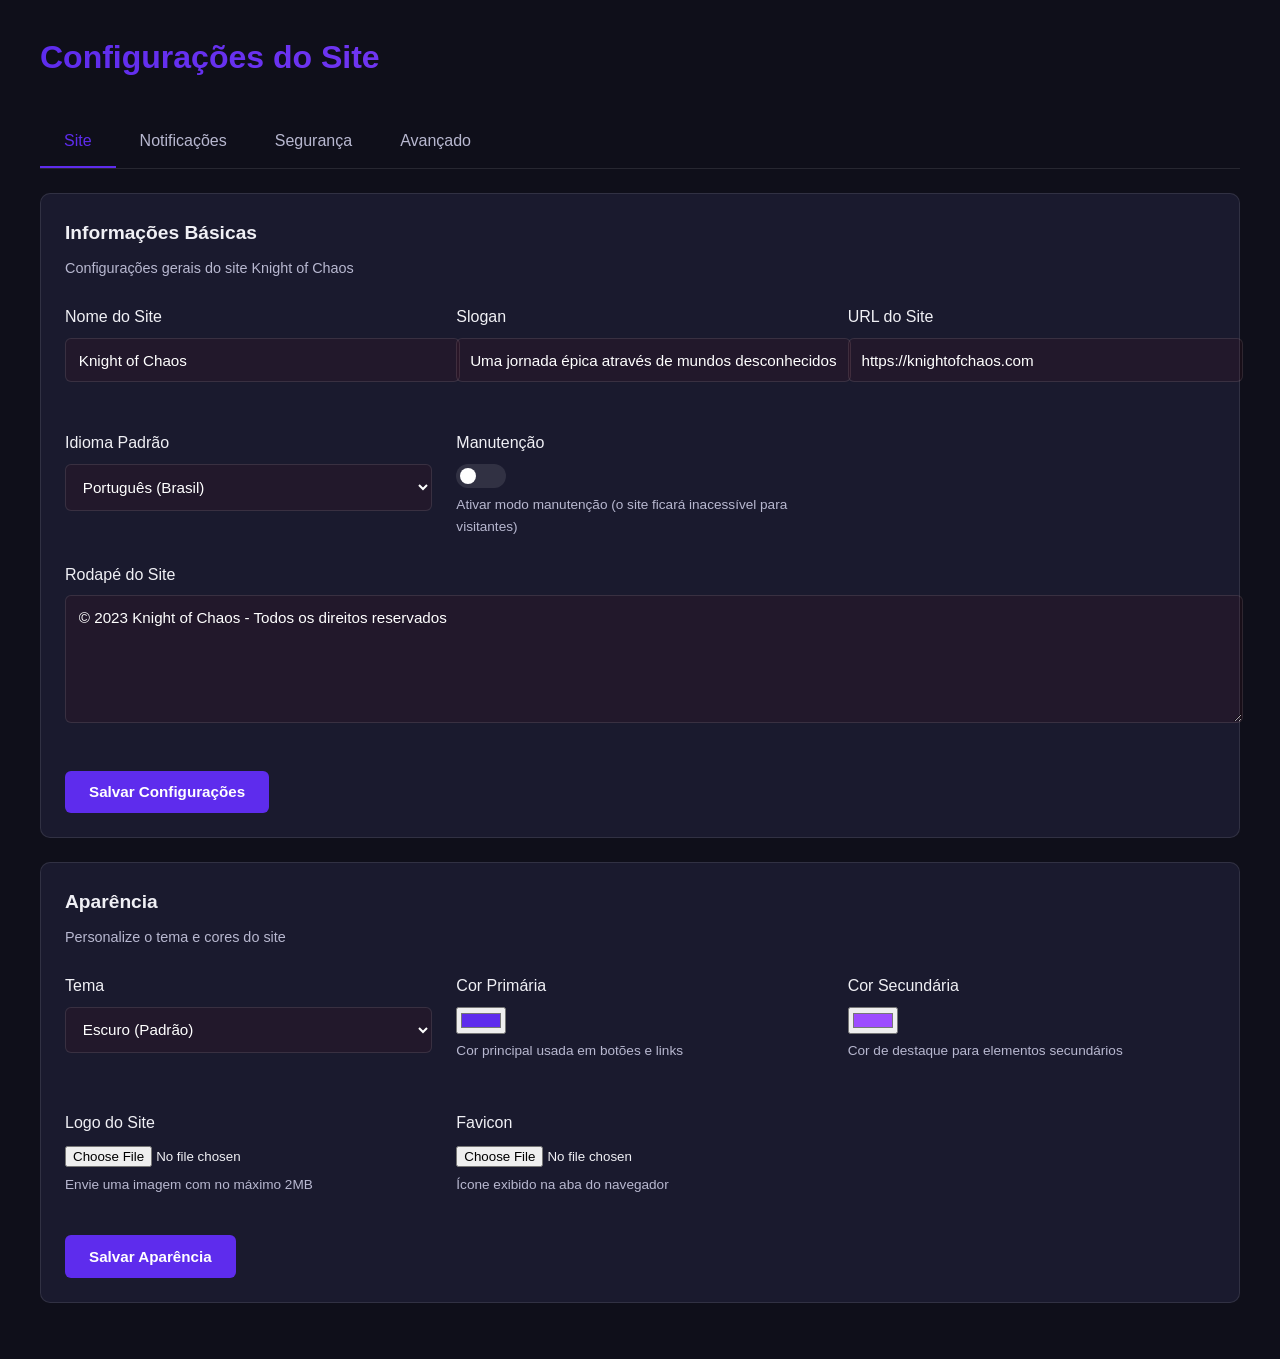
<file: front-end koc/pages/configuracoes.html>
<!DOCTYPE html>
<html lang="pt-BR">
<head>
    <meta charset="UTF-8">
    <meta name="viewport" content="width=device-width, initial-scale=1.0">
    <title>Configurações - KOC Admin</title>
    <style>
        :root {
            --dark-bg: #0f0f1a;
            --card-bg: #1a1a2e;
            --accent-color: #5e2ced;
            --text-light: #f0f0f5;
            --text-secondary: #b8b8d0;
            --divider-color: rgba(255, 255, 255, 0.1);
            --danger-color: #ed2c5e;
            --warning-color: #ed9a2c;
            --success-color: #2ced5e;
        }
        
        body {
            font-family: 'Segoe UI', Tahoma, Geneva, Verdana, sans-serif;
            background-color: var(--dark-bg);
            color: var(--text-light);
            margin: 0;
            padding: 0;
            line-height: 1.6;
        }
        
        .container {
            max-width: 1200px;
            margin: 0 auto;
            padding: 2rem;
        }
        
        .header {
            margin-bottom: 2rem;
        }
        
        .header h1 {
            font-size: 2rem;
            margin: 0;
            font-weight: 700;
            background: linear-gradient(90deg, var(--accent-color), #9d4cff);
            -webkit-background-clip: text;
            -webkit-text-fill-color: transparent;
        }
        
        .settings-tabs {
            display: flex;
            border-bottom: 1px solid var(--divider-color);
            margin-bottom: 1.5rem;
        }
        
        .settings-tab {
            padding: 0.8rem 1.5rem;
            cursor: pointer;
            font-weight: 500;
            color: var(--text-secondary);
            border-bottom: 2px solid transparent;
            transition: all 0.3s ease;
        }
        
        .settings-tab.active {
            color: var(--accent-color);
            border-bottom: 2px solid var(--accent-color);
        }
        
        .settings-tab:hover:not(.active) {
            color: var(--text-light);
        }
        
        .settings-content {
            display: none;
        }
        
        .settings-content.active {
            display: block;
        }
        
        .settings-section {
            background-color: var(--card-bg);
            border-radius: 10px;
            padding: 1.5rem;
            margin-bottom: 1.5rem;
            border: 1px solid var(--divider-color);
        }
        
        .section-header {
            display: flex;
            justify-content: space-between;
            align-items: center;
            margin-bottom: 1.5rem;
        }
        
        .section-title {
            font-size: 1.2rem;
            font-weight: 600;
            margin: 0;
        }
        
        .section-description {
            color: var(--text-secondary);
            font-size: 0.9rem;
            margin: 0.5rem 0 0 0;
        }
        
        .settings-grid {
            display: grid;
            grid-template-columns: repeat(auto-fill, minmax(300px, 1fr));
            gap: 1.5rem;
        }
        
        .setting-item {
            margin-bottom: 1.5rem;
        }
        
        .setting-label {
            display: block;
            margin-bottom: 0.5rem;
            font-weight: 500;
        }
        
        .setting-description {
            color: var(--text-secondary);
            font-size: 0.85rem;
            margin: 0.3rem 0 0 0;
        }
        
        .input-text, .input-select, .input-textarea {
            width: 100%;
            padding: 0.8rem;
            background-color: rgba(191, 16, 16, 0.05);
            border: 1px solid var(--divider-color);
            border-radius: 6px;
            color: #fff ;
            font-family: inherit;
            font-size: 0.95rem;
        }
        
        .input-textarea {
            min-height: 100px;
            resize: vertical;
        }
        
        .switch {
            position: relative;
            display: inline-block;
            width: 50px;
            height: 24px;
        }
        
        .switch input {
            opacity: 0;
            width: 0;
            height: 0;
        }
        
        .slider {
            position: absolute;
            cursor: pointer;
            top: 0;
            left: 0;
            right: 0;
            bottom: 0;
            background-color: rgba(255, 255, 255, 0.1);
            transition: .4s;
            border-radius: 24px;
        }
        
        .slider:before {
            position: absolute;
            content: "";
            height: 16px;
            width: 16px;
            left: 4px;
            bottom: 4px;
            background-color: white;
            transition: .4s;
            border-radius: 50%;
        }
        
        input:checked + .slider {
            background-color: var(--accent-color);
        }
        
        input:checked + .slider:before {
            transform: translateX(26px);
        }
        
        .checkbox-group {
            margin-top: 1rem;
        }
        
        .checkbox-item {
            display: flex;
            align-items: center;
            margin-bottom: 0.8rem;
        }
        
        .checkbox-item input {
            margin-right: 0.8rem;
        }
        
        .btn-save {
            background-color: var(--accent-color);
            color: white;
            border: none;
            padding: 0.8rem 1.5rem;
            border-radius: 6px;
            cursor: pointer;
            font-size: 0.95rem;
            font-weight: 600;
            transition: all 0.3s ease;
            margin-top: 1rem;
        }
        
        .btn-save:hover {
            background-color: #7a4af1;
        }
        
        .email-test {
            display: flex;
            align-items: center;
            margin-top: 1rem;
        }
        
        .email-test-input {
            flex-grow: 1;
            padding: 0.8rem;
            background-color: rgba(255, 255, 255, 0.05);
            border: 1px solid var(--divider-color);
            border-radius: 6px;
            color: var(--text-light);
            font-family: inherit;
            font-size: 0.95rem;
            margin-right: 0.8rem;
        }
        
        .btn-test {
            background-color: rgba(255, 255, 255, 0.1);
            color: var(--text-light);
            border: 1px solid var(--divider-color);
            padding: 0.8rem 1.5rem;
            border-radius: 6px;
            cursor: pointer;
            font-size: 0.95rem;
            transition: all 0.3s ease;
        }
        
        .btn-test:hover {
            background-color: rgba(255, 255, 255, 0.2);
        }
        
        .danger-zone {
            border: 1px solid var(--danger-color);
            background-color: rgba(237, 44, 94, 0.05);
        }
        
        .danger-title {
            color: var(--danger-color);
        }
        
        .btn-danger {
            background-color: var(--danger-color);
            color: white;
            border: none;
            padding: 0.8rem 1.5rem;
            border-radius: 6px;
            cursor: pointer;
            font-size: 0.95rem;
            font-weight: 600;
            transition: all 0.3s ease;
            margin-top: 1rem;
        }
        
        .btn-danger:hover {
            background-color: #ff2c5e;
        }
        
        @media (max-width: 768px) {
            .container {
                padding: 1rem;
            }
            
            .settings-grid {
                grid-template-columns: 1fr;
            }
            
            .email-test {
                flex-direction: column;
                align-items: flex-start;
            }
            
            .email-test-input {
                width: 100%;
                margin-right: 0;
                margin-bottom: 0.8rem;
            }
            
            .btn-test {
                width: 100%;
            }
        }
    </style>
</head>
<body>
    <div class="container">
        <div class="header">
            <h1>Configurações do Site</h1>
        </div>
        
        <div class="settings-tabs">
            <div class="settings-tab active" onclick="switchSettingsTab('site')">Site</div>
            <div class="settings-tab" onclick="switchSettingsTab('email')">Notificações</div>
            <div class="settings-tab" onclick="switchSettingsTab('security')">Segurança</div>
            <div class="settings-tab" onclick="switchSettingsTab('advanced')">Avançado</div>
        </div>
        
        <!-- Configurações do Site -->
        <div class="settings-content active" id="site-settings">
            <div class="settings-section">
                <div class="section-header">
                    <div>
                        <h3 class="section-title">Informações Básicas</h3>
                        <p class="section-description">Configurações gerais do site Knight of Chaos</p>
                    </div>
                </div>
                
                <div class="settings-grid">
                    <div class="setting-item">
                        <label class="setting-label">Nome do Site</label>
                        <input type="text" class="input-text" value="Knight of Chaos">
                    </div>
                    
                    <div class="setting-item">
                        <label class="setting-label">Slogan</label>
                        <input type="text" class="input-text" value="Uma jornada épica através de mundos desconhecidos">
                    </div>
                    
                    <div class="setting-item">
                        <label class="setting-label">URL do Site</label>
                        <input type="text" class="input-text" value="https://knightofchaos.com">
                    </div>
                    
                    <div class="setting-item">
                        <label class="setting-label">Idioma Padrão</label>
                        <select class="input-select">
                            <option>Português (Brasil)</option>
                            <option>Inglês</option>
                            <option>Espanhol</option>
                        </select>
                    </div>
                    
                    <div class="setting-item">
                        <label class="setting-label">Manutenção</label>
                        <label class="switch">
                            <input type="checkbox">
                            <span class="slider"></span>
                        </label>
                        <p class="setting-description">Ativar modo manutenção (o site ficará inacessível para visitantes)</p>
                    </div>
                </div>
                
                <div class="setting-item">
                    <label class="setting-label">Rodapé do Site</label>
                    <textarea class="input-textarea">© 2023 Knight of Chaos - Todos os direitos reservados</textarea>
                </div>
                
                <button class="btn-save">Salvar Configurações</button>
            </div>
            
            <div class="settings-section">
                <div class="section-header">
                    <div>
                        <h3 class="section-title">Aparência</h3>
                        <p class="section-description">Personalize o tema e cores do site</p>
                    </div>
                </div>
                
                <div class="settings-grid">
                    <div class="setting-item">
                        <label class="setting-label">Tema</label>
                        <select class="input-select">
                            <option>Escuro (Padrão)</option>
                            <option>Claro</option>
                            <option>Preto</option>
                        </select>
                    </div>
                    
                    <div class="setting-item">
                        <label class="setting-label">Cor Primária</label>
                        <input type="color" value="#5e2ced">
                        <p class="setting-description">Cor principal usada em botões e links</p>
                    </div>
                    
                    <div class="setting-item">
                        <label class="setting-label">Cor Secundária</label>
                        <input type="color" value="#9d4cff">
                        <p class="setting-description">Cor de destaque para elementos secundários</p>
                    </div>
                    
                    <div class="setting-item">
                        <label class="setting-label">Logo do Site</label>
                        <input type="file">
                        <p class="setting-description">Envie uma imagem com no máximo 2MB</p>
                    </div>
                    
                    <div class="setting-item">
                        <label class="setting-label">Favicon</label>
                        <input type="file">
                        <p class="setting-description">Ícone exibido na aba do navegador</p>
                    </div>
                </div>
                
                <button class="btn-save">Salvar Aparência</button>
            </div>
        </div>
        
        <!-- Configurações de Notificações por E-mail -->
        <div class="settings-content" id="email-settings">
            <div class="settings-section">
                <div class="section-header">
                    <div>
                        <h3 class="section-title">Configurações de E-mail</h3>
                        <p class="section-description">Gerencie como os e-mails são enviados pelo site</p>
                    </div>
                </div>
                
                <div class="settings-grid">
                    <div class="setting-item">
                        <label class="setting-label">Servidor SMTP</label>
                        <input type="text" class="input-text" value="smtp.knightofchaos.com">
                    </div>
                    
                    <div class="setting-item">
                        <label class="setting-label">Porta SMTP</label>
                        <input type="text" class="input-text" value="587">
                    </div>
                    
                    <div class="setting-item">
                        <label class="setting-label">E-mail do Remetente</label>
                        <input type="text" class="input-text" value="noreply@knightofchaos.com">
                    </div>
                    
                    <div class="setting-item">
                        <label class="setting-label">Nome do Remetente</label>
                        <input type="text" class="input-text" value="Knight of Chaos">
                    </div>
                    
                    <div class="setting-item">
                        <label class="setting-label">Autenticação</label>
                        <label class="switch">
                            <input type="checkbox" checked>
                            <span class="slider"></span>
                        </label>
                        <p class="setting-description">Exige autenticação no servidor SMTP</p>
                    </div>
                </div>
                
                <div class="email-test">
                    <input type="email" class="email-test-input" placeholder="Digite um e-mail para teste">
                    <button class="btn-test">Enviar E-mail de Teste</button>
                </div>
                
                <button class="btn-save">Salvar Configurações de E-mail</button>
            </div>
            
            <div class="settings-section">
                <div class="section-header">
                    <div>
                        <h3 class="section-title">Alertas e Notificações</h3>
                        <p class="section-description">Configure quais notificações serão enviadas por e-mail</p>
                    </div>
                </div>
                
                <div class="setting-item">
                    <label class="setting-label">E-mail do Administrador</label>
                    <input type="email" class="input-text" value="admin@knightofchaos.com">
                    <p class="setting-description">E-mail principal para receber alertas importantes</p>
                </div>
                
                <div class="checkbox-group">
                    <h4>Notificações para Administrador</h4>
                    
                    <div class="checkbox-item">
                        <input type="checkbox" id="notif-new-user" checked>
                        <label for="notif-new-user">Novos usuários registrados</label>
                    </div>
                    
                    <div class="checkbox-item">
                        <input type="checkbox" id="notif-new-comment" checked>
                        <label for="notif-new-comment">Novos comentários postados</label>
                    </div>
                    
                    <div class="checkbox-item">
                        <input type="checkbox" id="notif-new-support" checked>
                        <label for="notif-new-support">Novos apoios recebidos</label>
                    </div>
                    
                    <div class="checkbox-item">
                        <input type="checkbox" id="notif-error" checked>
                        <label for="notif-error">Erros críticos no sistema</label>
                    </div>
                    
                    <div class="checkbox-item">
                        <input type="checkbox" id="notif-update">
                        <label for="notif-update">Atualizações disponíveis</label>
                    </div>
                </div>
                
                <div class="checkbox-group" style="margin-top: 2rem;">
                    <h4>Notificações para Usuários</h4>
                    
                    <div class="checkbox-item">
                        <input type="checkbox" id="user-notif-welcome" checked>
                        <label for="user-notif-welcome">E-mail de boas-vindas para novos usuários</label>
                    </div>
                    
                    <div class="checkbox-item">
                        <input type="checkbox" id="user-notif-chapter" checked>
                        <label for="user-notif-chapter">Novos capítulos publicados</label>
                    </div>
                    
                    <div class="checkbox-item">
                        <input type="checkbox" id="user-notif-reply">
                        <label for="user-notif-reply">Respostas aos comentários</label>
                    </div>
                    
                    <div class="checkbox-item">
                        <input type="checkbox" id="user-notif-newsletter">
                        <label for="user-notif-newsletter">Newsletters mensais</label>
                    </div>
                </div>
                
                <button class="btn-save">Salvar Configurações de Notificação</button>
            </div>
        </div>
        
        <!-- Configurações de Segurança -->
        <div class="settings-content" id="security-settings">
            <div class="settings-section">
                <div class="section-header">
                    <div>
                        <h3 class="section-title">Proteção Básica</h3>
                        <p class="section-description">Configurações essenciais para segurança do site</p>
                    </div>
                </div>
                
                <div class="settings-grid">
                    <div class="setting-item">
                        <label class="setting-label">Autenticação em Dois Fatores</label>
                        <label class="switch">
                            <input type="checkbox" checked>
                            <span class="slider"></span>
                        </label>
                        <p class="setting-description">Exige verificação adicional para acessar a área administrativa</p>
                    </div>
                    
                    <div class="setting-item">
                        <label class="setting-label">Limite de Tentativas de Login</label>
                        <input type="number" class="input-text" value="5" min="1">
                        <p class="setting-description">Número máximo de tentativas antes de bloquear o IP</p>
                    </div>
                    
                    <div class="setting-item">
                        <label class="setting-label">Tempo de Bloqueio (minutos)</label>
                        <input type="number" class="input-text" value="30" min="1">
                        <p class="setting-description">Tempo que um IP fica bloqueado após exceder tentativas</p>
                    </div>
                    
                    <div class="setting-item">
                        <label class="setting-label">Registro de Atividades</label>
                        <label class="switch">
                            <input type="checkbox" checked>
                            <span class="slider"></span>
                        </label>
                        <p class="setting-description">Registra todas as ações administrativas</p>
                    </div>
                    
                    <div class="setting-item">
                        <label class="setting-label">Proteção contra Spam</label>
                        <label class="switch">
                            <input type="checkbox" checked>
                            <span class="slider"></span>
                        </label>
                        <p class="setting-description">Ativa filtros para comentários e cadastros suspeitos</p>
                    </div>
                </div>
                
                <button class="btn-save">Salvar Configurações de Segurança</button>
            </div>
            
            <div class="settings-section">
                <div class="section-header">
                    <div>
                        <h3 class="section-title">Permissões de Acesso</h3>
                        <p class="section-description">Controle quem pode acessar áreas específicas do site</p>
                    </div>
                </div>
                
                <div class="settings-grid">
                    <div class="setting-item">
                        <label class="setting-label">Acesso ao Painel Admin</label>
                        <select class="input-select">
                            <option>Apenas Administradores</option>
                            <option>Administradores e Editores</option>
                            <option>Todos os usuários registrados</option>
                        </select>
                    </div>
                    
                    <div class="setting-item">
                        <label class="setting-label">Comentários</label>
                        <select class="input-select">
                            <option>Todos podem comentar</option>
                            <option>Apenas usuários registrados</option>
                            <option>Apenas apoiadores</option>
                            <option>Comentários desativados</option>
                        </select>
                    </div>
                    
                    <div class="setting-item">
                        <label class="setting-label">Moderação de Comentários</label>
                        <select class="input-select">
                            <option>Publicação imediata</option>
                            <option>Aprovação necessária (primeiro comentário)</option>
                            <option>Aprovação necessária (todos os comentários)</option>
                        </select>
                    </div>
                </div>
                
                <button class="btn-save">Salvar Configurações de Acesso</button>
            </div>
        </div>
        
        <!-- Configurações Avançadas -->
        <div class="settings-content" id="advanced-settings">
            <div class="settings-section">
                <div class="section-header">
                    <div>
                        <h3 class="section-title">Configurações Técnicas</h3>
                        <p class="section-description">Ajustes avançados para desenvolvedores</p>
                    </div>
                </div>
                
                <div class="setting-item">
                    <label class="setting-label">Código de Analytics</label>
                    <textarea class="input-textarea" placeholder="Cole aqui o código do Google Analytics ou similar"></textarea>
                    <p class="setting-description">Este código será inserido no cabeçalho de todas as páginas</p>
                </div>
                
                <div class="setting-item">
                    <label class="setting-label">Scripts Personalizados</label>
                    <textarea class="input-textarea" placeholder="Cole aqui qualquer JavaScript adicional"></textarea>
                    <p class="setting-description">Este código será executado no final de todas as páginas</p>
                </div>
                
                <div class="setting-item">
                    <label class="setting-label">CSS Personalizado</label>
                    <textarea class="input-textarea" placeholder="Cole aqui qualquer CSS adicional"></textarea>
                    <p class="setting-description">Estilos adicionais para personalizar a aparência</p>
                </div>
                
                <div class="setting-item">
                    <label class="setting-label">Modo Depuração</label>
                    <label class="switch">
                        <input type="checkbox">
                        <span class="slider"></span>
                    </label>
                    <p class="setting-description">Ativa logs detalhados para desenvolvimento (não use em produção)</p>
                </div>
                
                <button class="btn-save">Salvar Configurações Avançadas</button>
            </div>
            
            <div class="settings-section danger-zone">
                <div class="section-header">
                    <div>
                        <h3 class="section-title danger-title">Zona de Perigo</h3>
                        <p class="section-description">Ações irreversíveis que podem afetar todo o site</p>
                    </div>
                </div>
                
                <div class="setting-item">
                    <label class="setting-label">Redefinir Todas as Configurações</label>
                    <p class="setting-description">Volta todas as configurações para os valores padrão</p>
                    <button class="btn-danger">Redefinir Configurações</button>
                </div>
                
                <div class="setting-item">
                    <label class="setting-label">Limpar Cache do Site</label>
                    <p class="setting-description">Remove todos os arquivos temporários e dados em cache</p>
                    <button class="btn-danger">Limpar Cache</button>
                </div>
                
                <div class="setting-item">
                    <label class="setting-label">Exportar/Importar Configurações</label>
                    <p class="setting-description">Faça backup ou restaure todas as configurações do site</p>
                    <div style="display: flex; gap: 1rem; margin-top: 0.5rem;">
                        <button class="btn-test">Exportar Configurações</button>
                        <button class="btn-test">Importar Configurações</button>
                    </div>
                </div>
            </div>
        </div>
    </div>

    <script>
        // Alternar entre abas de configurações
        function switchSettingsTab(tab) {
            // Esconde todos os conteúdos
            document.querySelectorAll('.settings-content').forEach(content => {
                content.classList.remove('active');
            });
            
            // Remove a classe active de todas as abas
            document.querySelectorAll('.settings-tab').forEach(tab => {
                tab.classList.remove('active');
            });
            
            // Mostra o conteúdo selecionado
            document.getElementById(`${tab}-settings`).classList.add('active');
            
            // Ativa a aba selecionada
            event.currentTarget.classList.add('active');
        }
        
        // Enviar e-mail de teste
        document.querySelector('.btn-test').addEventListener('click', function() {
            const email = document.querySelector('.email-test-input').value;
            if (email && email.includes('@')) {
                alert(`E-mail de teste enviado para ${email}`);
            } else {
                alert('Por favor, insira um endereço de e-mail válido');
            }
        });
        
        // Confirmar ações perigosas
        document.querySelectorAll('.btn-danger').forEach(button => {
            button.addEventListener('click', function() {
                if (confirm('Tem certeza que deseja realizar esta ação? Esta operação não pode ser desfeita.')) {
                    alert('Ação realizada com sucesso!');
                }
            });
        });
        
        // Auto-resize do textarea
        document.querySelectorAll('.input-textarea').forEach(textarea => {
            textarea.addEventListener('input', function() {
                this.style.height = 'auto';
                this.style.height = (this.scrollHeight) + 'px';
            });
        });
    </script>
</body>
</html>
</file>
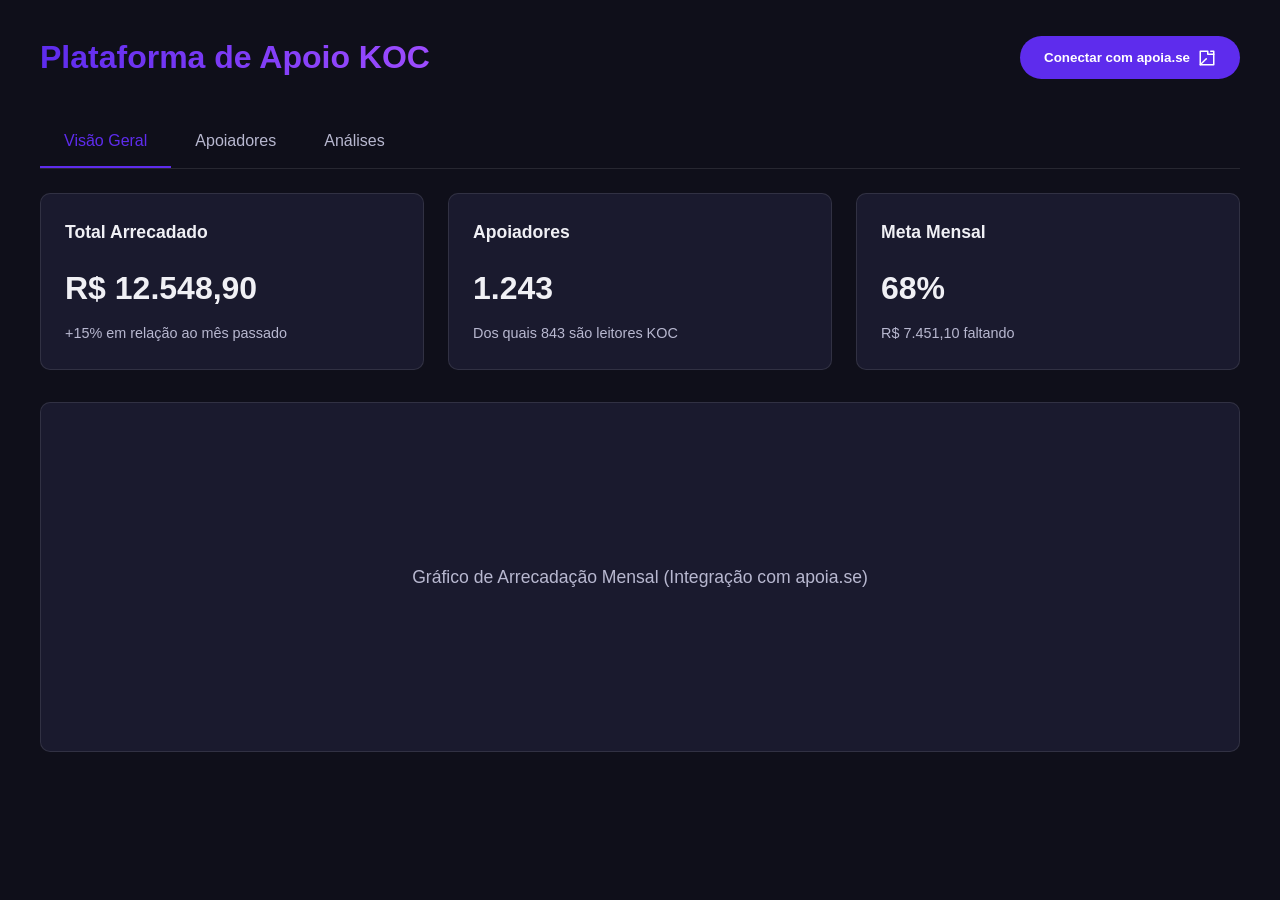
<file: front-end koc/pages/platforms.html>
<!DOCTYPE html>
<html lang="pt-BR">
<head>
    <meta charset="UTF-8">
    <meta name="viewport" content="width=device-width, initial-scale=1.0">
    <title>Plataforma de Apoio - KOC</title>
    <style>
        :root {
            --dark-bg: #0f0f1a;
            --card-bg: #1a1a2e;
            --accent-color: #5e2ced;
            --text-light: #f0f0f5;
            --text-secondary: #b8b8d0;
            --divider-color: rgba(255, 255, 255, 0.1);
            --success-color: #2ced5e;
            --basic-color: #2c9bed;
            --silver-color: #b8b8d0;
            --gold-color: #edc22c;
        }
        
        body {
            font-family: 'Segoe UI', Tahoma, Geneva, Verdana, sans-serif;
            background-color: var(--dark-bg);
            color: var(--text-light);
            margin: 0;
            padding: 0;
            line-height: 1.6;
        }
        
        .container {
            max-width: 1200px;
            margin: 0 auto;
            padding: 2rem;
        }
        
        .header {
            display: flex;
            justify-content: space-between;
            align-items: center;
            margin-bottom: 2rem;
        }
        
        .header h1 {
            font-size: 2rem;
            margin: 0;
            font-weight: 700;
            background: linear-gradient(90deg, var(--accent-color), #9d4cff);
            -webkit-background-clip: text;
            -webkit-text-fill-color: transparent;
        }
        
        .connect-btn {
            background-color: var(--accent-color);
            color: white;
            border: none;
            padding: 0.8rem 1.5rem;
            border-radius: 30px;
            font-weight: 600;
            cursor: pointer;
            display: flex;
            align-items: center;
            gap: 0.5rem;
            transition: all 0.3s ease;
        }
        
        .connect-btn:hover {
            background-color: #7a4af1;
            transform: translateY(-2px);
        }
        
        .dashboard {
            display: grid;
            grid-template-columns: repeat(auto-fit, minmax(300px, 1fr));
            gap: 1.5rem;
            margin-bottom: 2rem;
        }
        
        .card {
            background-color: var(--card-bg);
            border-radius: 10px;
            padding: 1.5rem;
            border: 1px solid var(--divider-color);
        }
        
        .card-header {
            display: flex;
            justify-content: space-between;
            align-items: center;
            margin-bottom: 1rem;
        }
        
        .card-title {
            font-size: 1.1rem;
            font-weight: 600;
            margin: 0;
        }
        
        .card-value {
            font-size: 2rem;
            font-weight: 700;
            margin: 0.5rem 0;
        }
        
        .card-description {
            color: var(--text-secondary);
            font-size: 0.9rem;
            margin: 0;
        }
        
        .chart-container {
            height: 300px;
            margin-bottom: 2rem;
            background-color: var(--card-bg);
            border-radius: 10px;
            padding: 1.5rem;
            border: 1px solid var(--divider-color);
            position: relative;
        }
        
        .chart-placeholder {
            width: 100%;
            height: 100%;
            display: flex;
            justify-content: center;
            align-items: center;
            color: var(--text-secondary);
            font-size: 1.1rem;
        }
        
        .supporters-list {
            margin-top: 2rem;
        }
        
        .supporter-item {
            display: flex;
            align-items: center;
            padding: 1rem;
            border-radius: 8px;
            margin-bottom: 0.5rem;
            background-color: var(--card-bg);
            border: 1px solid var(--divider-color);
        }
        
        .supporter-avatar {
            width: 40px;
            height: 40px;
            border-radius: 50%;
            background-color: var(--accent-color);
            margin-right: 1rem;
            display: flex;
            justify-content: center;
            align-items: center;
            font-weight: 600;
            color: white;
        }
        
        .supporter-info {
            flex-grow: 1;
        }
        
        .supporter-name {
            font-weight: 600;
            margin: 0 0 0.2rem 0;
        }
        
        .supporter-details {
            color: var(--text-secondary);
            font-size: 0.85rem;
            margin: 0;
        }
        
        .supporter-amount {
            font-weight: 600;
            color: var(--success-color);
        }
        
        .tabs {
            display: flex;
            border-bottom: 1px solid var(--divider-color);
            margin-bottom: 1.5rem;
        }
        
        .tab {
            padding: 0.8rem 1.5rem;
            cursor: pointer;
            font-weight: 500;
            color: var(--text-secondary);
            border-bottom: 2px solid transparent;
            transition: all 0.3s ease;
        }
        
        .tab.active {
            color: var(--accent-color);
            border-bottom: 2px solid var(--accent-color);
        }
        
        .tab:hover:not(.active) {
            color: var(--text-light);
        }
        
        .tab-content {
            display: none;
        }
        
        .tab-content.active {
            display: block;
        }
        
        /* Estilos para a seção de Usuários/Assinantes dentro de Análises */
        .subscription-stats {
            display: grid;
            grid-template-columns: repeat(auto-fit, minmax(200px, 1fr));
            gap: 1.5rem;
            margin-bottom: 2rem;
        }
        
        .stat-card {
            background-color: var(--card-bg);
            border-radius: 10px;
            padding: 1.5rem;
            text-align: center;
            border: 1px solid var(--divider-color);
        }
        
        .stat-value {
            font-size: 2rem;
            font-weight: 700;
            margin: 0.5rem 0;
            background: linear-gradient(90deg, var(--accent-color), #9d4cff);
            -webkit-background-clip: text;
            -webkit-text-fill-color: transparent;
        }
        
        .stat-label {
            color: var(--text-secondary);
            font-size: 0.9rem;
            margin: 0;
        }
        
        .users-table {
            width: 100%;
            border-collapse: collapse;
            margin-top: 1.5rem;
        }
        
        .users-table th {
            text-align: left;
            padding: 1rem;
            font-size: 0.9rem;
            font-weight: 500;
            color: var(--text-secondary);
            border-bottom: 1px solid var(--divider-color);
        }
        
        .users-table td {
            padding: 1rem;
            font-size: 0.95rem;
            border-bottom: 1px solid var(--divider-color);
            vertical-align: middle;
        }
        
        .user-avatar {
            width: 36px;
            height: 36px;
            border-radius: 50%;
            background-color: var(--accent-color);
            display: inline-flex;
            justify-content: center;
            align-items: center;
            margin-right: 0.8rem;
            font-weight: 600;
            color: white;
        }
        
        .status-badge {
            display: inline-block;
            padding: 0.3rem 0.8rem;
            border-radius: 20px;
            font-size: 0.8rem;
            font-weight: 600;
        }
        
        .status-basic {
            background-color: rgba(44, 155, 237, 0.1);
            color: var(--basic-color);
        }
        
        .status-silver {
            background-color: rgba(184, 184, 208, 0.1);
            color: var(--silver-color);
        }
        
        .status-gold {
            background-color: rgba(237, 194, 44, 0.1);
            color: var(--gold-color);
        }
        
        .btn-delete {
            background: none;
            border: none;
            color: var(--text-secondary);
            cursor: pointer;
            padding: 0.5rem;
            transition: all 0.3s ease;
        }
        
        .btn-delete:hover {
            color: var(--danger-color);
        }
        
        .search-bar {
            display: flex;
            justify-content: space-between;
            align-items: center;
            margin-bottom: 1.5rem;
        }
        
        .search-input {
            flex-grow: 1;
            max-width: 400px;
            padding: 0.8rem 1rem;
            background-color: rgba(255, 255, 255, 0.05);
            border: 1px solid var(--divider-color);
            border-radius: 6px;
            color: var(--text-light);
            font-family: inherit;
            font-size: 0.95rem;
        }
        
        .filter-select {
            padding: 0.8rem 1rem;
            background-color: rgba(255, 255, 255, 0.05);
            border: 1px solid var(--divider-color);
            border-radius: 6px;
            color: var(--text-light);
            font-family: inherit;
            font-size: 0.95rem;
            margin-left: 1rem;
        }
        
        @media (max-width: 768px) {
            .container {
                padding: 1rem;
            }
            
            .header {
                flex-direction: column;
                align-items: flex-start;
                gap: 1rem;
            }
            
            .dashboard {
                grid-template-columns: 1fr;
            }
            
            .subscription-stats {
                grid-template-columns: 1fr;
            }
            
            .search-bar {
                flex-direction: column;
                align-items: flex-start;
                gap: 1rem;
            }
            
            .search-input,
            .filter-select {
                width: 100%;
                max-width: none;
                margin-left: 0;
            }
            
            .users-table {
                display: block;
                overflow-x: auto;
            }
        }
    </style>
</head>
<body>
    <div class="container">
        <div class="header">
            <h1>Plataforma de Apoio KOC</h1>
            <button class="connect-btn">
                Conectar com apoia.se
                <svg width="18" height="18" viewBox="0 0 24 24" fill="none" xmlns="http://www.w3.org/2000/svg">
                    <path d="M13 7H21V21H3V3H13V7Z" stroke="currentColor" stroke-width="2" stroke-linecap="round" stroke-linejoin="round"/>
                    <path d="M17 3H21V7" stroke="currentColor" stroke-width="2" stroke-linecap="round" stroke-linejoin="round"/>
                    <path d="M11 13L3 21" stroke="currentColor" stroke-width="2" stroke-linecap="round" stroke-linejoin="round"/>
                </svg>
            </button>
        </div>
        
        <div class="tabs">
            <div class="tab active" onclick="switchTab('overview')">Visão Geral</div>
            <div class="tab" onclick="switchTab('supporters')">Apoiadores</div>
            <div class="tab" onclick="switchTab('analytics')">Análises</div>
        </div>
        
        <div class="tab-content active" id="overview">
            <div class="dashboard">
                <div class="card">
                    <div class="card-header">
                        <h3 class="card-title">Total Arrecadado</h3>
                    </div>
                    <div class="card-value">R$ 12.548,90</div>
                    <p class="card-description">+15% em relação ao mês passado</p>
                </div>
                
                <div class="card">
                    <div class="card-header">
                        <h3 class="card-title">Apoiadores</h3>
                    </div>
                    <div class="card-value">1.243</div>
                    <p class="card-description">Dos quais 843 são leitores KOC</p>
                </div>
                
                <div class="card">
                    <div class="card-header">
                        <h3 class="card-title">Meta Mensal</h3>
                    </div>
                    <div class="card-value">68%</div>
                    <p class="card-description">R$ 7.451,10 faltando</p>
                </div>
            </div>
            
            <div class="chart-container">
                <div class="chart-placeholder">
                    Gráfico de Arrecadação Mensal (Integração com apoia.se)
                </div>
            </div>
        </div>
        
        <div class="tab-content" id="supporters">
            <div class="dashboard">
                <div class="card">
                    <div class="card-header">
                        <h3 class="card-title">Novos Apoiadores</h3>
                    </div>
                    <div class="card-value">47</div>
                    <p class="card-description">Este mês</p>
                </div>
                
                <div class="card">
                    <div class="card-header">
                        <h3 class="card-title">Taxa de Conversão</h3>
                    </div>
                    <div class="card-value">3.2%</div>
                    <p class="card-description">Visitantes para apoiadores</p>
                </div>
                
                <div class="card">
                    <div class="card-header">
                        <h3 class="card-title">Valor Médio</h3>
                    </div>
                    <div class="card-value">R$ 10,09</div>
                    <p class="card-description">Por apoiador/mês</p>
                </div>
            </div>
            
            <div class="supporters-list">
                <h2>Principais Apoiadores</h2>
                
                <div class="supporter-item">
                    <div class="supporter-avatar">JL</div>
                    <div class="supporter-info">
                        <h4 class="supporter-name">João L.</h4>
                        <p class="supporter-details">Apoiador desde 15/03/2023 • Leitor KOC</p>
                    </div>
                    <div class="supporter-amount">R$ 50/mês</div>
                </div>
                
                <div class="supporter-item">
                    <div class="supporter-avatar">AM</div>
                    <div class="supporter-info">
                        <h4 class="supporter-name">Ana M.</h4>
                        <p class="supporter-details">Apoiador desde 22/04/2023 • Leitora KOC</p>
                    </div>
                    <div class="supporter-amount">R$ 30/mês</div>
                </div>
                
                <div class="supporter-item">
                    <div class="supporter-avatar">PS</div>
                    <div class="supporter-info">
                        <h4 class="supporter-name">Pedro S.</h4>
                        <p class="supporter-details">Apoiador desde 05/05/2023</p>
                    </div>
                    <div class="supporter-amount">R$ 25/mês</div>
                </div>
                
                <div class="supporter-item">
                    <div class="supporter-avatar">MC</div>
                    <div class="supporter-info">
                        <h4 class="supporter-name">Maria C.</h4>
                        <p class="supporter-details">Apoiador desde 18/01/2023 • Leitora KOC</p>
                    </div>
                    <div class="supporter-amount">R$ 20/mês</div>
                </div>
            </div>
        </div>
        
        <div class="tab-content" id="analytics">
            <div class="dashboard">
                <div class="card">
                    <div class="card-header">
                        <h3 class="card-title">Leitores KOC</h3>
                    </div>
                    <div class="card-value">843</div>
                    <p class="card-description">67% dos apoiadores</p>
                </div>
                
                <div class="card">
                    <div class="card-header">
                        <h3 class="card-title">Novos Leitores</h3>
                    </div>
                    <div class="card-value">214</div>
                    <p class="supporter-details">Vindos da plataforma de apoio</p>
                </div>
                
                <div class="card">
                    <div class="card-header">
                        <h3 class="card-title">Engajamento</h3>
                    </div>
                    <div class="card-value">4.8★</div>
                    <p class="card-description">Avaliação média dos apoiadores</p>
                </div>
            </div>
            
            <div class="chart-container">
                <div class="chart-placeholder">
                    Gráfico de Conversão: Visitantes → Apoiadores → Leitores KOC
                </div>
            </div>
            
            <!-- Seção de Usuários/Assinantes dentro de Análises -->
            <div class="subscription-stats">
                <div class="stat-card">
                    <div class="stat-value">30%</div>
                    <p class="stat-label">Taxa de conversão</p>
                </div>
                
                <div class="stat-card">
                    <div class="stat-value">40%</div>
                    <p class="stat-label">Retenção mensal</p>
                </div>
                
                <div class="stat-card">
                    <div class="stat-value">1.243</div>
                    <p class="stat-label">Total de assinantes</p>
                </div>
                
                <div class="stat-card">
                    <div class="stat-value">R$ 12.548</div>
                    <p class="stat-label">Receita mensal</p>
                </div>
            </div>
            
            <div class="search-bar">
                <input type="text" class="search-input" placeholder="Pesquisar usuários...">
                <div>
                    <select class="filter-select">
                        <option>Todos os status</option>
                        <option>Básico</option>
                        <option>Prata</option>
                        <option>Ouro</option>
                    </select>
                    <select class="filter-select">
                        <option>Ordenar por data</option>
                        <option>Ordenar por nome</option>
                        <option>Ordenar por plano</option>
                    </select>
                </div>
            </div>
            
            <table class="users-table">
                <thead>
                    <tr>
                        <th>Nome</th>
                        <th>Email</th>
                        <th>Status</th>
                        <th>Data</th>
                        <th>Ações</th>
                    </tr>
                </thead>
                <tbody>
                    <tr>
                        <td>
                            <div style="display: flex; align-items: center;">
                                <div class="user-avatar">ML</div>
                                Maria Lima
                            </div>
                        </td>
                        <td>maria@gmail.com</td>
                        <td><span class="status-badge status-basic">Básico</span></td>
                        <td>15/04</td>
                        <td><button class="btn-delete">Excluir</button></td>
                    </tr>
                    <tr>
                        <td>
                            <div style="display: flex; align-items: center;">
                                <div class="user-avatar">PS</div>
                                Pedro Souza
                            </div>
                        </td>
                        <td>pedro@gmail.com</td>
                        <td><span class="status-badge status-silver">Prata</span></td>
                        <td>20/03</td>
                        <td><button class="btn-delete">Excluir</button></td>
                    </tr>
                    <tr>
                        <td>
                            <div style="display: flex; align-items: center;">
                                <div class="user-avatar">AC</div>
                                Ana Costa
                            </div>
                        </td>
                        <td>ana@gmail.com</td>
                        <td><span class="status-badge status-gold">Ouro</span></td>
                        <td>31/03</td>
                        <td><button class="btn-delete">Excluir</button></td>
                    </tr>
                    <tr>
                        <td>
                            <div style="display: flex; align-items: center;">
                                <div class="user-avatar">JL</div>
                                João Lima
                            </div>
                        </td>
                        <td>joao@gmail.com</td>
                        <td><span class="status-badge status-basic">Básico</span></td>
                        <td>12/04</td>
                        <td><button class="btn-delete">Excluir</button></td>
                    </tr>
                    <tr>
                        <td>
                            <div style="display: flex; align-items: center;">
                                <div class="user-avatar">FC</div>
                                Fernanda Costa
                            </div>
                        </td>
                        <td>fernanda@gmail.com</td>
                        <td><span class="status-badge status-silver">Prata</span></td>
                        <td>05/04</td>
                        <td><button class="btn-delete">Excluir</button></td>
                    </tr>
                </tbody>
            </table>
        </div>
    </div>

    <script>
        // Alternar entre abas
        function switchTab(tabId) {
            // Esconde todos os conteúdos
            document.querySelectorAll('.tab-content').forEach(content => {
                content.classList.remove('active');
            });
            
            // Remove a classe active de todas as abas
            document.querySelectorAll('.tab').forEach(tab => {
                tab.classList.remove('active');
            });
            
            // Mostra o conteúdo selecionado
            document.getElementById(tabId).classList.add('active');
            
            // Ativa a aba selecionada
            event.currentTarget.classList.add('active');
        }
        
        // Função para deletar usuários
        document.querySelectorAll('.btn-delete').forEach(button => {
            button.addEventListener('click', function() {
                const row = this.closest('tr');
                if (confirm('Tem certeza que deseja excluir este usuário?')) {
                    row.style.opacity = '0.5';
                    setTimeout(() => {
                        row.remove();
                        updateStats();
                    }, 300);
                }
            });
        });
        
        // Função para filtrar tabela
        document.querySelector('.search-input').addEventListener('input', function() {
            const searchTerm = this.value.toLowerCase();
            const rows = document.querySelectorAll('.users-table tbody tr');
            
            rows.forEach(row => {
                const name = row.querySelector('td:first-child').textContent.toLowerCase();
                const email = row.querySelector('td:nth-child(2)').textContent.toLowerCase();
                
                if (name.includes(searchTerm) || email.includes(searchTerm)) {
                    row.style.display = '';
                } else {
                    row.style.display = 'none';
                }
            });
        });
        
        // Função para filtrar por status
        document.querySelectorAll('.filter-select')[0].addEventListener('change', function() {
            const statusFilter = this.value;
            const rows = document.querySelectorAll('.users-table tbody tr');
            
            rows.forEach(row => {
                const status = row.querySelector('td:nth-child(3) span').textContent;
                
                if (statusFilter === 'Todos os status' || status === statusFilter) {
                    row.style.display = '';
                } else {
                    row.style.display = 'none';
                }
            });
        });
        
        // Função para ordenar tabela
        document.querySelectorAll('.filter-select')[1].addEventListener('change', function() {
            const sortBy = this.value;
            const tbody = document.querySelector('.users-table tbody');
            const rows = Array.from(tbody.querySelectorAll('tr'));
            
            rows.sort((a, b) => {
                const aValue = getSortValue(a, sortBy);
                const bValue = getSortValue(b, sortBy);
                
                if (sortBy.includes('data')) {
                    return compareDates(aValue, bValue);
                }
                return aValue.localeCompare(bValue);
            });
            
            // Reinsere as linhas ordenadas
            rows.forEach(row => tbody.appendChild(row));
        });
        
        function getSortValue(row, sortBy) {
            if (sortBy.includes('nome')) {
                return row.querySelector('td:first-child').textContent;
            } else if (sortBy.includes('plano')) {
                return row.querySelector('td:nth-child(3) span').textContent;
            } else {
                // Ordenar por data (padrão)
                return row.querySelector('td:nth-child(4)').textContent;
            }
        }
        
        function compareDates(a, b) {
            // Converte datas no formato DD/MM para objeto Date
            const [dayA, monthA] = a.split('/').map(Number);
            const [dayB, monthB] = b.split('/').map(Number);
            
            // Considera o ano atual para comparação
            const dateA = new Date(new Date().getFullYear(), monthA - 1, dayA);
            const dateB = new Date(new Date().getFullYear(), monthB - 1, dayB);
            
            return dateB - dateA; // Mais recente primeiro
        }
        
        // Atualiza estatísticas após exclusão
        function updateStats() {
            const totalSubscribers = document.querySelectorAll('.users-table tbody tr').length;
            document.querySelector('.subscription-stats .stat-card:nth-child(3) .stat-value').textContent = totalSubscribers;
        }
        
        // Simular integração com API do apoia.se
        function fetchApoiaseData() {
            // Em um sistema real, isso seria uma chamada API
            console.log("Conectando com apoia.se para obter dados...");
            
            // Simular delay de carregamento
            setTimeout(() => {
                // Atualizar valores dinamicamente
                const supportersElement = document.querySelector('.dashboard .card:nth-child(2) .card-value');
                const newSupporters = Math.floor(Math.random() * 10) + 1;
                const currentSupporters = parseInt(supportersElement.textContent.replace('.', ''));
                supportersElement.textContent = (currentSupporters + newSupporters).toLocaleString('pt-BR');
                
                // Adicionar novo apoiador à lista
                const names = ['Carlos', 'Fernanda', 'Ricardo', 'Beatriz', 'Lucas'];
                const randomName = names[Math.floor(Math.random() * names.length)];
                const isKOCReader = Math.random() > 0.3; // 70% de chance de ser leitor KOC
                
                const supportersList = document.querySelector('.supporters-list');
                const newSupporter = document.createElement('div');
                newSupporter.className = 'supporter-item';
                newSupporter.innerHTML = `
                    <div class="supporter-avatar">${randomName.substring(0, 1)}</div>
                    <div class="supporter-info">
                        <h4 class="supporter-name">${randomName} ${randomName.substring(0, 1)}.</h4>
                        <p class="supporter-details">Apoiador desde ${new Date().toLocaleDateString('pt-BR')} ${isKOCReader ? '• Leitor KOC' : ''}</p>
                    </div>
                    <div class="supporter-amount">R$ ${Math.floor(Math.random() * 30) + 10}/mês</div>
                `;
                
                supportersList.insertBefore(newSupporter, supportersList.children[1]);
                
                // Atualizar contador de leitores KOC se for o caso
                if (isKOCReader) {
                    const kocReadersElement = document.querySelector('#analytics .card:nth-child(1) .card-value');
                    const currentReaders = parseInt(kocReadersElement.textContent);
                    kocReadersElement.textContent = currentReaders + 1;
                }
            }, 1500);
        }
        
        // Simular atualização periódica de dados
        setInterval(fetchApoiaseData, 10000);
        
        // Conectar com apoia.se
        document.querySelector('.connect-btn').addEventListener('click', function() {
            alert("Integração com apoia.se será realizada aqui");
            fetchApoiaseData();
        });
    </script>
</body>
</html>
</file>
<file: front-end koc/css/Header.css>
/* --- ESTILOS GERAIS --- */
* {
  margin: 0;
  padding: 0;
  box-sizing: border-box;
}

body {
  background-color: #0D0F17;
  color: #fff;
  font-family: sans-serif;
  overflow-x: hidden;
  padding-top: 70px; /* Espaço para o header fixo */
}

/* --- HEADER (NAVBAR) --- */
.navbar {
  width: 100%;
  height: 70px;
  background-color: #0D0F16;
  display: flex;
  align-items: center;
  position: fixed;
  top: 0;
  left: 0;
  z-index: 1000;
  border-bottom: 1px solid rgba(255, 255, 255, 0.1);
}

.navbar-container {
  width: 100%;
  max-width: 1200px;
  margin: 0 auto;
  display: flex;
  justify-content: space-between;
  align-items: center;
  padding: 0 20px;
}

/* Logo */
.login-logo {
  order: 1; /* Posição inicial (será alterada no desktop) */
}

.login-logo img {
  height: 50px;
  width: auto;
  transition: transform 0.3s ease;
}

.login-logo img:hover {
  transform: scale(1.05);
}

/* Menu Principal */
.menu-items {
  display: flex;
  list-style: none;
  gap: 25px;
}

.menu-items li a {
  color: white;
  text-decoration: none;
  font-size: 1rem;
  display: inline-flex;
  align-items: center;
  gap: 8px;
  transition: opacity 0.3s ease;
}

.menu-items li a:hover {
  opacity: 0.8;
}

.menu-items .fas {
  font-size: 1rem;
}

/* Hamburger Menu (mobile) */
.hamburger-lines {
  display: none;
  cursor: pointer;
  flex-direction: column;
  justify-content: space-between;
  height: 21px;
  width: 30px;
  z-index: 999;
}

.hamburger-lines .line {
  height: 3px;
  width: 100%;
  background-color: #fff;
  border-radius: 2px;
  transition: all 0.3s ease;
}

/* --- VERSÃO MOBILE (até 768px) --- */
@media screen and (max-width: 768px) {
  .hamburger-lines {
    display: flex;
    order: 2; /* Posiciona à direita */
  }

  .menu-items {
    position: fixed;
    top: 70px;
    left: 0;
    width: 70%;
    height: calc(100vh - 70px);
    background-color: #0D0F16;
    flex-direction: column;
    padding: 30px 0;
    transform: translateX(-100%);
    transition: transform 0.3s ease;
    border-right: 1px solid rgba(255, 255, 255, 0.1);
    box-shadow: 2px 0 10px rgba(0, 0, 0, 0.2);
  }

  .menu-items.active {
    transform: translateX(0);
  }

  .menu-items li {
    width: 100%;
    padding: 15px 25px;
  }

  /* Overlay quando menu aberto */
  .navbar::after {
    content: '';
    position: fixed;
    top: 70px;
    left: 0;
    width: 100%;
    height: calc(100vh - 70px);
    background: rgba(0, 0, 0, 0.5);
    opacity: 0;
    pointer-events: none;
    transition: opacity 0.3s ease;
  }

  .menu-items.active ~ .navbar::after {
    opacity: 1;
    pointer-events: auto;
  }

  /* Animação do hamburger */
  .hamburger-lines.active .line1 {
    transform: rotate(45deg) translate(5px, 5px);
  }
  
  .hamburger-lines.active .line2 {
    opacity: 0;
  }
  
  .hamburger-lines.active .line3 {
    transform: rotate(-45deg) translate(5px, -5px);
  }
}

/* --- VERSÃO DESKTOP (acima de 768px) --- */
@media screen and (min-width: 769px) {
  .login-logo {
    order: -1; /* Move a logo para a esquerda */
  }

  .menu-left {
    display: flex;
    align-items: center;
    gap: 30px;
  }

  .hamburger-lines {
    display: none; /* Oculta o hamburger */
  }

  .menu-items {
    position: static;
    width: auto;
    height: auto;
    background-color: transparent;
    border-right: none;
    box-shadow: none;
    transform: none !important;
  }
}
</file>
<file: front-end koc/css/Header-login.css>
/* Modal de Login */
.login-modal {
    display: none;
    position: fixed;
    top: 0;
    left: 0;
    width: 100%;
    height: 100%;
    background-color: rgba(0,0,0,0.7);
    z-index: 10000;
    justify-content: center;
    align-items: center;
  }
  
  .modal-content {
    background-color: #1a1d26;
    padding: 30px;
    border-radius: 8px;
    width: 90%;
    max-width: 400px;
    position: relative;
    box-shadow: 0 5px 15px rgba(0,0,0,0.3);
    animation: modalFadeIn 0.3s;
  }
  
  @keyframes modalFadeIn {
    from { opacity: 0; transform: translateY(-20px); }
    to { opacity: 1; transform: translateY(0); }
  }
  
  .close-modal {
    position: absolute;
    top: 15px;
    right: 20px;
    font-size: 24px;
    cursor: pointer;
    color: #aaa;
    transition: color 0.3s;
  }
  
  .close-modal:hover {
    color: #fff;
  }
  
  /* Formulários */
  .login-form, .register-form {
    margin-top: 20px;
  }
  
  .form-group {
    margin-bottom: 20px;
  }
  
  .form-group label {
    display: block;
    margin-bottom: 8px;
    color: #ddd;
  }
  
  .form-group input {
    width: 100%;
    padding: 12px;
    background-color: #2a2e3d;
    border: 1px solid #3a3f50;
    border-radius: 4px;
    color: #fff;
    font-size: 16px;
  }
  
  .login-btn {
    width: 100%;
    padding: 12px;
    background-color: #4a6fa5;
    color: white;
    border: none;
    border-radius: 4px;
    cursor: pointer;
    font-weight: bold;
    font-size: 16px;
    transition: background-color 0.3s;
  }
  
  .login-btn:hover {
    background-color: #3a5a8f;
  }
  
  .register-link, .login-link {
    text-align: center;
    margin-top: 20px;
    color: #aaa;
  }
  
  .register-link a, .login-link a {
    color: #4a6fa5;
    text-decoration: none;
    transition: color 0.3s;
  }
  
  .register-link a:hover, .login-link a:hover {
    color: #3a5a8f;
    text-decoration: underline;
  }

  /* Garante que o modal fique acima de tudo */
.login-modal {
    z-index: 9999 !important;
  }
  
  /* Garante que o conteúdo do modal seja visível */
  .modal-content {
    z-index: 10000;
    position: relative;
  }
  
  /* Corrige possíveis problemas de exibição */
  body.modal-open {
    overflow: hidden;
    height: 100%;
  }
</file>
<file: front-end koc/css/cap.css>
/* --- Centralização Geral --- */
.intro {
  display: flex;
  flex-direction: column;
  align-items: center; /* Centraliza horizontalmente */
  width: 100%;
  padding: 20px;
  box-sizing: border-box;
}

/* Container dos capítulos (já centralizado pelo .intro) */
.capitulos-container {
  width: 100%;
  max-width: 350px; /* Largura do card + margens */
  text-align: center;
}

/* Estilo do card do capítulo */
.capitulo-card {
  width: 350px;
  height: 70px;
  background: rgba(30, 30, 30, 0.988);
  border-radius: 8px;
  display: flex;
  align-items: center;
  padding: 5px;
  margin: 10px 0;
  box-shadow: 0 2px 5px rgba(0, 0, 0, 0.3);
}

/* Imagem da capa (quadrada) */
.capa-capitulo {
  width: 45px;
  height: 60px;
  object-fit: cover;
  border-radius: 4px;
  margin-right: 10px;
}

/* Container do título/número */
.capitulo-info {
  flex-grow: 1;
  text-align: left;
}

.capitulo-numero {
  display: block;
  font-size: 10px;
  color: #aaa;
}

.capitulo-titulo {
  margin: 0;
  font-size: 14px;
  color: white;
}

/* Data de postagem */
.capitulo-data {
  font-size: 10px;
  color: #888;
  margin-left: auto;
  padding-right: 5px;
}
</file>
<file: front-end koc/css/carrosell.css>
/* Container principal do carrossel */
.carrossel-wrapper {
  width: 100%;
  display: flex;
  justify-content: center;
  align-items: center;
  padding: 20px 0;
  margin-bottom: 7px;
}

/* Container do carrossel + botões */
.carrossel-container {
  display: flex;
  align-items: center;
  gap: 10px; /* Espaço entre botões e carrossel */
}

/* Estrutura do carrossel */
.carrossel {
  width: 350px; /* Largura padrão para mobile */
  height: 150px; /* Altura padrão para mobile */
  position: relative;
  overflow: hidden;
  border-radius: 6px;
  box-shadow: 0 2px 8px rgba(0, 0, 0, 0);
}

/* Área dos slides */
.carrossel-slides {
  display: flex;
  height: 100%;
  transition: transform 0.4s ease-out;
}

/* Slides individuais - dimensões fixas */
.slide {
  min-width: 340px;
  max-width: 350px;
  height: 150px;
  flex-shrink: 0;
}

/* Estilo das imagens (cobre todo o slide) */
.slide img {
  width: 100%;
  height: 100%;
  object-fit: cover;
  display: block;
}

/* Botões de navegação */
.carrossel-botao {
  background: rgba(0, 0, 0, 0);
  color: white;
  border: none;
  width: 40px;
  height: 40px;
  border-radius: 50%;
  cursor: pointer;
  font-size: 24px;
  display: flex;
  align-items: center;
  justify-content: center;
  transition: all 0.3s ease;
}

/* Efeitos de hover/interação */
.carrossel-botao:hover {
  background: #00000000;
  transform: scale(1.1);
}

.carrossel-botao:active {
  transform: scale(0.95);
}

/* Estilos para telas maiores que 500px */
@media (min-width: 690px) {
  .carrossel {
    width: 500px; /* Largura aumentada para desktop */
    height: 200px; /* Altura aumentada para desktop */
  }
  
  .slide {
    min-width: 500px;
    max-width: 500px;
    height: 200px;
  }
  
  .carrossel-botao {
    width: 50px;
    height: 50px;
    font-size: 28px;
  }
}
</file>
<file: front-end koc/css/indros.css>
/* Reset e estilos base */
* {
  margin: 0;
  padding: 0;
  box-sizing: border-box;
}

body {
  font-family: 'Segoe UI', Arial, sans-serif;
  line-height: 1.6;
  color: #fff;
}

/* Container principal */
.intro-bg {
  padding: 0px 0;
}

.intro-container {
  max-width: 800px;
  margin: 0 auto;
  padding: 0 20px;
}

/* Layout de duas colunas para intro */
.intro {
  display: grid;
  grid-template-columns: 1fr 1fr;
  gap: 5px;
  align-items: center;
  width: 100%;
  max-width: 900px;
  margin: 0 auto;
}

/* Estilos do texto */
.intro-texto h1 {
  font-size: 2.8rem;
  font-weight: 700;
  margin-bottom: 25px;
  color: #fff;
}

.intro-texto h1 span {
  color: #FFBB00;
}

.intro-texto p {
  font-size: 1.2rem;
  color: #b2b2b2;
  margin-bottom: 35px;
  line-height: 1.8;
}

/* Botão estilizado */
.botao-capitulo {
  display: inline-block;
  padding: 10px 20px;
  background-color: #ffffff;
  color: #0D0F15;
  text-decoration: none;
  font-weight: 600;
  font-size: 0.95rem;
  border-radius: 6px;
  transition: all 0.3s ease;
  box-shadow: 0 2px 10px rgba(255, 187, 0, 0.2);
  letter-spacing: 0.5px;
  text-transform: uppercase;
  border: none;
  position: relative;
  overflow: hidden;
}

.botao-capitulo:before {
  content: '';
  position: absolute;
  top: 0;
  left: -100%;
  width: 100%;
  height: 100%;
  background: linear-gradient(90deg, transparent, rgba(255, 255, 255, 0.2), transparent);
  transition: 0.5s;
}

.botao-capitulo:hover {
  transform: translateY(-3px);
  box-shadow: 0 5px 15px rgba(255, 187, 0, 0.3);
  background-color: #FFD000;
}

.botao-capitulo:hover:before {
  left: 100%;
}

.botao-capitulo:active {
  transform: translateY(0);
  box-shadow: 0 2px 5px rgba(255, 187, 0, 0.3);
}

@media (max-width: 480px) {
  .botao-capitulo {
    padding: 8px 16px;
    font-size: 0.85rem;
  }
}
.lancamento {
  width: 100%;
  max-width: 800px;
  margin: 40px auto 0;
  padding: 0;
  display: flex;
  justify-content: flex-start;
}

.titulo-lancamento {
  font-size: 2rem;
  color: #fff;
  display: flex;
  align-items: center;
  position: relative;
  padding-right: 20px;
}

.titulo-lancamento::after {
  content: '';
  position: absolute;
  right: 0;
  height: 60px;
  width: 3px;
  background: white;
}

/* Media Queries */
@media (max-width: 740px) {
  .intro {
    grid-template-columns: 1fr; /* Muda para uma coluna */
    text-align: center; /* Centraliza o texto */
    max-width: 400px; /* Reduz a largura máxima */
    margin-top: 0px; /* Adiciona espaço acima */
  }

  .intro-texto {
    order: 2; /* Move o texto para depois do lançamento */
    display: flex;
    flex-direction: column;
    align-items: center; /* Centraliza os elementos filhos */
  }

  .lancamento {
    order: 1; /* Move o lançamento para cima */
    justify-content: center; /* Centraliza o lançamento */
    margin-bottom: 5px; /* Adiciona espaço abaixo */
  }

  .intro-texto h1 {
    font-size: 2.2rem;
    text-align: center; /* Garante que o título esteja centralizado */
  }

  .intro-texto p {
    font-size: 1.1rem;
    text-align: center; /* Garante que o parágrafo esteja centralizado */
  }

  .botao-capitulo {
    margin: 0 auto; /* Centraliza o botão */
  }
}

@media (max-width: 480px) {
  .intro {
    gap: 10px;
  }
  
  .intro-texto h1 {
    font-size: 1.6rem;
    margin-bottom: 15px;
  }
  
  .intro-texto p {
    font-size: 0.9rem;
    margin-bottom: 20px;
    line-height: 1.6;
  }
  
  .titulo-lancamento {
    font-size: 1.8rem;
  }
  
  .botao-capitulo {
    padding: 10px 20px;
    font-size: 0.9rem;
  }
}
</file>
<file: front-end koc/css/sumarioo.css>
.content-sumario {
    width: 100%;
    max-width: 1150px;
    margin: 130px auto 40px auto;
    padding: 0;
    height: 5vh;
    display: flex;
    align-items: center;
    justify-content: left;
  }
  
  .content-conteudo {
    text-align: center;
  }
  
  .linha-reta {
    height: 73px;
    width: 2px;
    background-color: #d9d9d9;
    display: flex;
    margin-top: -65px;
    margin-left: 200px;
  }
  
  .lista-capitulos {
    display: flex;
    flex-wrap: wrap;
    justify-content: center;
    gap: 20px;
  }
  
  .capitulo {
    width: 200px;
    padding: 10px;
    background-color: #f0f0f0;
    text-align: center;
    border-radius: 5px;
  }
  
  .chapter-container {
    display: flex;
    align-items: flex-start;
    background: #141720;
    border-radius: 4px;
    padding: 10px;
    color: #fdfdfd;
    height: 70px;
    max-width: 600px;
    margin: 1px auto;
    position: relative;
    border-top: 3px solid #FFF;
  }
  
  .chapter-image {
    width: 50px;
    height: 70px;
    margin-right: 10px;
    border-radius: 4px;
    object-fit: cover;
  }
  
  .chapter-details {
    flex: 1;
    position: relative;
  }
  
  .chapter-header {
    display: flex;
    justify-content: space-between;
    align-items: flex-start;
  }
  
  .chapter-title {
    margin: 0;
    font-size: 16px;
    line-height: 1.2;
  }
  
  .chapter-date {
    font-size: 12px;
    color: #a6a6a6;
  }
  
  .chapter-description {
    margin: 5px 0 0 0;
    font-size: 14px;
  }
  
  .espaco {
    margin: 10px;
  }
  @media (max-width: 1000px) {
  .content-sumario {
    width: 100%;
    max-width: 1150px;
    margin: 0 auto 40px auto;
    padding: 0;
    height: 5vh;
    display: flex;
    align-items: center;
    justify-content: left;
  }
  }
</file>
<file: front-end koc/css/footer.css>
footer {
    background-color: #01020D;
    color: #fff;
    padding: 20px 0;
    display: flex;
    justify-content: center;
    align-items: center;
  }
  
  .footer-container {
    width: 950px;
    height: 260px;
    display: flex;
    justify-content: space-around;
    align-items: center;
    flex-wrap: wrap;
  }
  
  .footer-column {
    flex: 1;
    min-width: 200px;
    margin: 10px;
  }
  
  h2 {
    font-size: 18px;
    margin-bottom: 10px;
  }
  
  p, a {
    color: #ccc;
    text-decoration: none;
    margin: 5px 0;
    display: flex;
    align-items: center;
  }
  
  a:hover {
    color: #fff;
  }
  
  .social-icons img, .logo img, .icon {
    width: 30px;
    margin: 5px;
  }
  
  .social-icons {
    display: flex;
    gap: 10px;
  }
  
  .logo img {
    width: 100px;
    margin-top: 10px;
  }
  
  
  @media (max-width: 670px) {
    .social-icons {
     display: none;
    }
    .h2-none{
      display: none;
    }
    .logoss{
      display: none;
    }
  }
  @media (max-width: 450px)
{
  .footer-container{display: none;}
}
</file>
<file: front-end koc/css/reader.css>
/* --- NAVEGAÇÃO ENTRE CAPÍTULOS --- */
.chapter-navigation {
    display: flex;
    justify-content: space-around;
    align-items: center;
    margin-top: 20px;
}

.nav-button {
    background: #4a90e2;
    color: white;
    padding: 10px 15px;
    border-radius: 8px;
    border: none;
    cursor: pointer;
    font-size: 1rem;
    display: flex;
    align-items: center;
    gap: 8px;
    transition: background 0.3s ease, transform 0.2s ease;
}

.nav-button:hover {
    background: #3a5a7d;
    transform: scale(1.05);
}

/* --- CONTEÚDO DO CAPÍTULO --- */
.chapter-content {
    max-width: 1200px; /* Largura máxima ajustada */
    margin: 0 auto; /* Centraliza o conteúdo */
    padding: 1.5rem; /* Adiciona um espaço interno */
    line-height: 1.8; /* Melhora a leitura */
    background: rgba(40, 19, 19, 0.025);
    border-radius: 10px;
    box-shadow: 0 4px 12px rgba(0, 0, 0, 0.1);
}

.chapter-title {
    text-align: center;
    font-size: 1.8rem;
    font-weight: bold;
    color: white;
    margin-bottom: 1rem;
}

/* --- MENU DE CONFIGURAÇÕES MODERNO --- */
.settings-container {
    position: relative;
}

.settings-btn {
    background: transparent;
    border: none;
    cursor: pointer;
    font-size: 1.5rem;
    color: white;
}

/* MENU DE CONFIGURAÇÕES */
.settings-menu {
    display: none; /* Oculto por padrão */
    position: absolute;
    top: 50px;
    right: 0;
    background: #2c2c2c;
    padding: 15px;
    border-radius: 10px;
    box-shadow: 0 4px 12px rgba(0, 0, 0, 0.2);
    width: 250px;
    opacity: 0;
    transform: translateY(-10px);
    transition: opacity 0.3s ease, transform 0.3s ease;
}

.settings-menu.active {
    display: block;
    opacity: 1;
    transform: translateY(0);
}

/* CABEÇALHO DO MENU */
.settings-header {
    display: flex;
    justify-content: space-between;
    align-items: center;
    margin-bottom: 10px;
    border-bottom: 1px solid rgba(255, 255, 255, 0.1);
    padding-bottom: 5px;
}

.settings-header h3 {
    font-size: 1.1rem;
    color: #fff;
}

.settings-close {
    background: transparent;
    border: none;
    color: white;
    font-size: 1.2rem;
    cursor: pointer;
}

/* GRUPOS DE CONFIGURAÇÕES */
.settings-group {
    margin: 10px 0;
    padding: 8px;
    border-radius: 8px;
    background: rgba(255, 255, 255, 0.05);
}

.settings-group h4 {
    font-size: 0.9rem;
    color: #ddd;
    margin-bottom: 5px;
}

/* OPÇÕES DO MENU */
.settings-option {
    display: flex;
    align-items: center;
    gap: 10px;
    padding: 8px;
    cursor: pointer;
    color: white;
    transition: background 0.2s;
    background: rgb(0, 0, 0);
    border-radius: 5px;
}

.settings-option i {
    font-size: 1.2rem;
    color: #4a90e2;
}

.settings-option span {
    font-size: 0.9rem;
    color: rgb(255, 255, 255);
}


.settings-option.active {
    background: #4a90e2;
    color: white;
}

.settings-option.active i {
    color: white;
}
</file>
<file: front-end koc/css/comentario-capitulo.css>
/* Estilos para o sistema de comentários */
.comments-section {
    max-width: 800px;
    margin: 40px auto;
    padding: 20px;
    border-radius: 8px;
  }
  
  .comments-title {
    color: #333;
    border-bottom: 2px solid #ddd;
    padding-bottom: 10px;
    margin-bottom: 20px;
  }
  
  .comment-form {
    margin-bottom: 30px;
    padding: 20px;
    border-radius: 6px;
    box-shadow: 0 2px 4px rgba(0,0,0,0.1);
  }
  
  .comment-form h3 {
    margin-top: 0;
    color: #444;
  }
  
  .form-group {
    margin-bottom: 15px;
  }
  
  .form-group label {
    display: block;
    margin-bottom: 5px;
    font-weight: bold;
  }
  
  .form-group input,
  .form-group textarea {
    width: 100%;
    padding: 8px;
    border: 1px solid #ddd;
    border-radius: 4px;
    font-size: 16px;
  }
  
  .form-group textarea {
    min-height: 100px;
  }
  
  .submit-btn {
    color: rgb(0, 0, 0);
    padding: 10px 15px;
    border: none;
    border-radius: 4px;
    cursor: pointer;
    font-size: 16px;
  }
  
  .submit-btn:hover {
    background-color: #45a049;
  }
  
  .comments-list {
    margin-top: 20px;
  }
  
  .comment {
    padding: 15px;
    margin-bottom: 15px;
    border-radius: 6px;
    box-shadow: 0 1px 3px rgba(0,0,0,0.1);
  }
  
  .comment-header {
    display: flex;
    justify-content: space-between;
    margin-bottom: 10px;
  }
  
  .comment-author {
    font-weight: bold;
    color: #333;
  }
  
  .comment-date {
    color: #777;
    font-size: 0.9em;
  }
  
  .comment-body {
    color: #555;
    line-height: 1.5;
  }
</file>
<file: Mobile/Header.css>
/* --- ESTILOS GERAIS --- */
* {
  margin: 0;
  padding: 0;
  box-sizing: border-box;
}

body {
  background-color: #0D0F17;
  color: #fff;
  font-family: sans-serif;
  overflow-x: hidden;
  padding-top: 70px; /* Espaço para o header fixo */
}

/* --- HEADER (NAVBAR) --- */
.navbar {
  width: 100%;
  height: 70px;
  background-color: #0D0F16;
  display: flex;
  align-items: center;
  position: fixed;
  top: 0;
  left: 0;
  z-index: 1000;
  border-bottom: 1px solid rgba(255, 255, 255, 0.1);
}

.navbar-container {
  width: 100%;
  max-width: 800px;
  margin: 0 auto;
  display: flex;
  justify-content: space-between;
  align-items: center;
  padding: 0 20px;
}

/* Logo */
.login-logo {
  order: 1; /* Posição inicial (será alterada no desktop) */
}

.login-logo img {
  height: 50px;
  width: auto;
  transition: transform 0.3s ease;
}

.login-logo img:hover {
  transform: scale(1.05);
}

/* Menu Principal */
.menu-items {
  display: flex;
  list-style: none;
  gap: 25px;
}

.menu-items li a {
  color: white;
  text-decoration: none;
  font-size: 1rem;
  display: inline-flex;
  align-items: center;
  gap: 8px;
  transition: opacity 0.3s ease;
}

.menu-items li a:hover {
  opacity: 0.8;
}

.menu-items .fas {
  font-size: 1rem;
}

/* Hamburger Menu (mobile) */
.hamburger-lines {
  display: none;
  cursor: pointer;
  flex-direction: column;
  justify-content: space-between;
  height: 21px;
  width: 30px;
  z-index: 999;
}

.hamburger-lines .line {
  height: 3px;
  width: 100%;
  background-color: #fff;
  border-radius: 2px;
  transition: all 0.3s ease;
}

/* --- VERSÃO MOBILE (até 768px) --- */
@media screen and (max-width: 768px) {
  .hamburger-lines {
    display: flex;
    order: 2; /* Posiciona à direita */
  }

  .menu-items {
    position: fixed;
    top: 70px;
    left: 0;
    width: 70%;
    height: calc(100vh - 70px);
    background-color: #0D0F16;
    flex-direction: column;
    padding: 30px 0;
    transform: translateX(-100%);
    transition: transform 0.3s ease;
    border-right: 1px solid rgba(255, 255, 255, 0.1);
    box-shadow: 2px 0 10px rgba(0, 0, 0, 0.2);
  }

  .menu-items.active {
    transform: translateX(0);
  }

  .menu-items li {
    width: 100%;
    padding: 15px 25px;
  }

  /* Overlay quando menu aberto */
  .navbar::after {
    content: '';
    position: fixed;
    top: 70px;
    left: 0;
    width: 100%;
    height: calc(100vh - 70px);
    background: rgba(0, 0, 0, 0.5);
    opacity: 0;
    pointer-events: none;
    transition: opacity 0.3s ease;
  }

  .menu-items.active ~ .navbar::after {
    opacity: 1;
    pointer-events: auto;
  }

  /* Animação do hamburger */
  .hamburger-lines.active .line1 {
    transform: rotate(45deg) translate(5px, 5px);
  }
  
  .hamburger-lines.active .line2 {
    opacity: 0;
  }
  
  .hamburger-lines.active .line3 {
    transform: rotate(-45deg) translate(5px, -5px);
  }
}

/* --- VERSÃO DESKTOP (acima de 768px) --- */
@media screen and (min-width: 769px) {
  .login-logo {
    order: -1; /* Move a logo para a esquerda */
  }

  .menu-left {
    display: flex;
    align-items: center;
    gap: 30px;
  }

  .hamburger-lines {
    display: none; /* Oculta o hamburger */
  }

  .menu-items {
    position: static;
    width: auto;
    height: auto;
    background-color: transparent;
    border-right: none;
    box-shadow: none;
    transform: none !important;
  }
}
</file>
<file: Mobile/Header-login.css>
/* Modal de Login */
.login-modal {
    display: none;
    position: fixed;
    top: 0;
    left: 0;
    width: 100%;
    height: 100%;
    background-color: rgba(0,0,0,0.7);
    z-index: 10000;
    justify-content: center;
    align-items: center;
  }
  
  .modal-content {
    background-color: #1a1d26;
    padding: 30px;
    border-radius: 8px;
    width: 90%;
    max-width: 400px;
    position: relative;
    box-shadow: 0 5px 15px rgba(0,0,0,0.3);
    animation: modalFadeIn 0.3s;
  }
  
  @keyframes modalFadeIn {
    from { opacity: 0; transform: translateY(-20px); }
    to { opacity: 1; transform: translateY(0); }
  }
  
  .close-modal {
    position: absolute;
    top: 15px;
    right: 20px;
    font-size: 24px;
    cursor: pointer;
    color: #aaa;
    transition: color 0.3s;
  }
  
  .close-modal:hover {
    color: #fff;
  }
  
  /* Formulários */
  .login-form, .register-form {
    margin-top: 20px;
  }
  
  .form-group {
    margin-bottom: 20px;
  }
  
  .form-group label {
    display: block;
    margin-bottom: 8px;
    color: #ddd;
  }
  
  .form-group input {
    width: 100%;
    padding: 12px;
    background-color: #2a2e3d;
    border: 1px solid #3a3f50;
    border-radius: 4px;
    color: #fff;
    font-size: 16px;
  }
  
  .login-btn {
    width: 100%;
    padding: 12px;
    background-color: #4a6fa5;
    color: white;
    border: none;
    border-radius: 4px;
    cursor: pointer;
    font-weight: bold;
    font-size: 16px;
    transition: background-color 0.3s;
  }
  
  .login-btn:hover {
    background-color: #3a5a8f;
  }
  
  .register-link, .login-link {
    text-align: center;
    margin-top: 20px;
    color: #aaa;
  }
  
  .register-link a, .login-link a {
    color: #4a6fa5;
    text-decoration: none;
    transition: color 0.3s;
  }
  
  .register-link a:hover, .login-link a:hover {
    color: #3a5a8f;
    text-decoration: underline;
  }

  /* Garante que o modal fique acima de tudo */
.login-modal {
    z-index: 9999 !important;
  }
  
  /* Garante que o conteúdo do modal seja visível */
  .modal-content {
    z-index: 10000;
    position: relative;
  }
  
  /* Corrige possíveis problemas de exibição */
  body.modal-open {
    overflow: hidden;
    height: 100%;
  }
</file>
<file: Mobile/cap.css>
/* --- Centralização Geral --- */
.intro {
  display: flex;
  flex-direction: column;
  align-items: center; /* Centraliza horizontalmente */
  width: 100%;
  padding: 20px;
  box-sizing: border-box;
}

/* Container dos capítulos (já centralizado pelo .intro) */
.capitulos-container {
  width: 100%;
  max-width: 350px; /* Largura do card + margens */
  text-align: center;
}

/* Estilo do card do capítulo */
.capitulo-card {
  width: 350px;
  height: 70px;
  background: rgba(30, 30, 30, 0.988);
  border-radius: 8px;
  display: flex;
  align-items: center;
  padding: 5px;
  margin: 10px 0;
  box-shadow: 0 2px 5px rgba(0, 0, 0, 0.3);
}

/* Imagem da capa (quadrada) */
.capa-capitulo {
  width: 45px;
  height: 60px;
  object-fit: cover;
  border-radius: 4px;
  margin-right: 10px;
}

/* Container do título/número */
.capitulo-info {
  flex-grow: 1;
  text-align: left;
}

.capitulo-numero {
  display: block;
  font-size: 10px;
  color: #aaa;
}

.capitulo-titulo {
  margin: 0;
  font-size: 14px;
  color: white;
}

/* Data de postagem */
.capitulo-data {
  font-size: 10px;
  color: #888;
  margin-left: auto;
  padding-right: 5px;
}
</file>
<file: Mobile/carrosell.css>
/* Container principal do carrossel */
.carrossel-wrapper {
  width: 100%;
  display: flex;
  justify-content: center;
  align-items: center;
  padding: 20px 0;
  margin-bottom: 7px;
}

/* Container do carrossel + botões */
.carrossel-container {
  display: flex;
  align-items: center;
  gap: 10px; /* Espaço entre botões e carrossel */
}

/* Estrutura do carrossel */
.carrossel {
  width: 350px; /* Largura padrão para mobile */
  height: 150px; /* Altura padrão para mobile */
  position: relative;
  overflow: hidden;
  border-radius: 6px;
  box-shadow: 0 2px 8px rgba(0, 0, 0, 0);
}

/* Área dos slides */
.carrossel-slides {
  display: flex;
  height: 100%;
  transition: transform 0.4s ease-out;
}

/* Slides individuais - dimensões fixas */
.slide {
  min-width: 340px;
  max-width: 350px;
  height: 150px;
  flex-shrink: 0;
}

/* Estilo das imagens (cobre todo o slide) */
.slide img {
  width: 100%;
  height: 100%;
  object-fit: cover;
  display: block;
}

/* Botões de navegação */
.carrossel-botao {
  background: rgba(0, 0, 0, 0);
  color: white;
  border: none;
  width: 40px;
  height: 40px;
  border-radius: 50%;
  cursor: pointer;
  font-size: 24px;
  display: flex;
  align-items: center;
  justify-content: center;
  transition: all 0.3s ease;
}

/* Efeitos de hover/interação */
.carrossel-botao:hover {
  background: #00000000;
  transform: scale(1.1);
}

.carrossel-botao:active {
  transform: scale(0.95);
}

/* Estilos para telas maiores que 500px */
@media (min-width: 690px) {
  .carrossel {
    width: 500px; /* Largura aumentada para desktop */
    height: 200px; /* Altura aumentada para desktop */
  }
  
  .slide {
    min-width: 500px;
    max-width: 500px;
    height: 200px;
  }
  
  .carrossel-botao {
    width: 50px;
    height: 50px;
    font-size: 28px;
  }
}
</file>
<file: Mobile/indros.css>
/* Reset e estilos base */
* {
  margin: 0;
  padding: 0;
  box-sizing: border-box;
}

body {
  font-family: 'Segoe UI', Arial, sans-serif;
  line-height: 1.6;
  color: #fff;
}

/* Container principal */
.intro-bg {
  padding: 0px 0;
}

.intro-container {
  max-width: 800px;
  margin: 0 auto;
  padding: 0 20px;
}

/* Layout de duas colunas para intro */
.intro {
  display: grid;
  grid-template-columns: 1fr 1fr;
  gap: 5px;
  align-items: center;
  width: 100%;
  max-width: 900px;
  margin: 0 auto;
}

/* Estilos do texto */
.intro-texto h1 {
  font-size: 2.8rem;
  font-weight: 700;
  margin-bottom: 25px;
  color: #fff;
}

.intro-texto h1 span {
  color: #FFBB00;
}

.intro-texto p {
  font-size: 1.2rem;
  color: #b2b2b2;
  margin-bottom: 35px;
  line-height: 1.8;
}

/* Botão estilizado */
.botao-capitulo {
  display: inline-block;
  padding: 10px 20px;
  background-color: #ffffff;
  color: #0D0F15;
  text-decoration: none;
  font-weight: 600;
  font-size: 0.95rem;
  border-radius: 6px;
  transition: all 0.3s ease;
  box-shadow: 0 2px 10px rgba(255, 187, 0, 0.2);
  letter-spacing: 0.5px;
  text-transform: uppercase;
  border: none;
  position: relative;
  overflow: hidden;
}

.botao-capitulo:before {
  content: '';
  position: absolute;
  top: 0;
  left: -100%;
  width: 100%;
  height: 100%;
  background: linear-gradient(90deg, transparent, rgba(255, 255, 255, 0.2), transparent);
  transition: 0.5s;
}

.botao-capitulo:hover {
  transform: translateY(-3px);
  box-shadow: 0 5px 15px rgba(255, 187, 0, 0.3);
  background-color: #FFD000;
}

.botao-capitulo:hover:before {
  left: 100%;
}

.botao-capitulo:active {
  transform: translateY(0);
  box-shadow: 0 2px 5px rgba(255, 187, 0, 0.3);
}

@media (max-width: 480px) {
  .botao-capitulo {
    padding: 8px 16px;
    font-size: 0.85rem;
  }
}
.lancamento {
  width: 100%;
  max-width: 800px;
  margin: 40px auto 0;
  padding: 0;
  display: flex;
  justify-content: flex-start;
}

.titulo-lancamento {
  font-size: 2rem;
  color: #fff;
  display: flex;
  align-items: center;
  position: relative;
  padding-right: 20px;
}

.titulo-lancamento::after {
  content: '';
  position: absolute;
  right: 0;
  height: 60px;
  width: 3px;
  background: white;
}

/* Media Queries */
@media (max-width: 740px) {
  .intro {
    grid-template-columns: 1fr; /* Muda para uma coluna */
    text-align: center; /* Centraliza o texto */
    max-width: 400px; /* Reduz a largura máxima */
    margin-top: 0px; /* Adiciona espaço acima */
  }

  .intro-texto {
    order: 2; /* Move o texto para depois do lançamento */
    display: flex;
    flex-direction: column;
    align-items: center; /* Centraliza os elementos filhos */
  }

  .lancamento {
    order: 1; /* Move o lançamento para cima */
    justify-content: center; /* Centraliza o lançamento */
    margin-bottom: 5px; /* Adiciona espaço abaixo */
  }

  .intro-texto h1 {
    font-size: 2.2rem;
    text-align: center; /* Garante que o título esteja centralizado */
  }

  .intro-texto p {
    font-size: 1.1rem;
    text-align: center; /* Garante que o parágrafo esteja centralizado */
  }

  .botao-capitulo {
    margin: 0 auto; /* Centraliza o botão */
  }
}

@media (max-width: 480px) {
  .intro {
    gap: 10px;
  }
  
  .intro-texto h1 {
    font-size: 1.6rem;
    margin-bottom: 15px;
  }
  
  .intro-texto p {
    font-size: 0.9rem;
    margin-bottom: 20px;
    line-height: 1.6;
  }
  
  .titulo-lancamento {
    font-size: 1.8rem;
  }
  
  .botao-capitulo {
    padding: 10px 20px;
    font-size: 0.9rem;
  }
}
</file>
<file: Mobile/sumarioo.css>
.content-sumario {
    width: 100%;
    max-width: 1150px;
    margin: 130px auto 40px auto;
    padding: 0;
    height: 5vh;
    display: flex;
    align-items: center;
    justify-content: left;
  }
  
  .content-conteudo {
    text-align: center;
  }
  
  .linha-reta {
    height: 73px;
    width: 2px;
    background-color: #d9d9d9;
    display: flex;
    margin-top: -65px;
    margin-left: 200px;
  }
  
  .lista-capitulos {
    display: flex;
    flex-wrap: wrap;
    justify-content: center;
    gap: 20px;
  }
  
  .capitulo {
    width: 200px;
    padding: 10px;
    background-color: #f0f0f0;
    text-align: center;
    border-radius: 5px;
  }
  
  .chapter-container {
    display: flex;
    align-items: flex-start;
    background: #141720;
    border-radius: 4px;
    padding: 10px;
    color: #fdfdfd;
    height: 70px;
    max-width: 600px;
    margin: 1px auto;
    position: relative;
    border-top: 3px solid #FFF;
  }
  
  .chapter-image {
    width: 50px;
    height: 70px;
    margin-right: 10px;
    border-radius: 4px;
    object-fit: cover;
  }
  
  .chapter-details {
    flex: 1;
    position: relative;
  }
  
  .chapter-header {
    display: flex;
    justify-content: space-between;
    align-items: flex-start;
  }
  
  .chapter-title {
    margin: 0;
    font-size: 16px;
    line-height: 1.2;
  }
  
  .chapter-date {
    font-size: 12px;
    color: #a6a6a6;
  }
  
  .chapter-description {
    margin: 5px 0 0 0;
    font-size: 14px;
  }
  
  .espaco {
    margin: 10px;
  }
  @media (max-width: 1000px) {
  .content-sumario {
    width: 100%;
    max-width: 1150px;
    margin: 0 auto 40px auto;
    padding: 0;
    height: 5vh;
    display: flex;
    align-items: center;
    justify-content: left;
  }
  }
</file>
<file: Mobile/footer.css>
footer {
    background-color: #01020D;
    color: #fff;
    padding: 20px 0;
    display: flex;
    justify-content: center;
    align-items: center;
  }
  
  .footer-container {
    width: 950px;
    height: 260px;
    display: flex;
    justify-content: space-around;
    align-items: center;
    flex-wrap: wrap;
  }
  
  .footer-column {
    flex: 1;
    min-width: 200px;
    margin: 10px;
  }
  
  h2 {
    font-size: 18px;
    margin-bottom: 10px;
  }
  
  p, a {
    color: #ccc;
    text-decoration: none;
    margin: 5px 0;
    display: flex;
    align-items: center;
  }
  
  a:hover {
    color: #fff;
  }
  
  .social-icons img, .logo img, .icon {
    width: 30px;
    margin: 5px;
  }
  
  .social-icons {
    display: flex;
    gap: 10px;
  }
  
  .logo img {
    width: 100px;
    margin-top: 10px;
  }
  
  
  @media (max-width: 670px) {
    .social-icons {
     display: none;
    }
    .h2-none{
      display: none;
    }
    .logoss{
      display: none;
    }
  }
  @media (max-width: 450px)
{
  .footer-container{display: none;}
}
</file>
